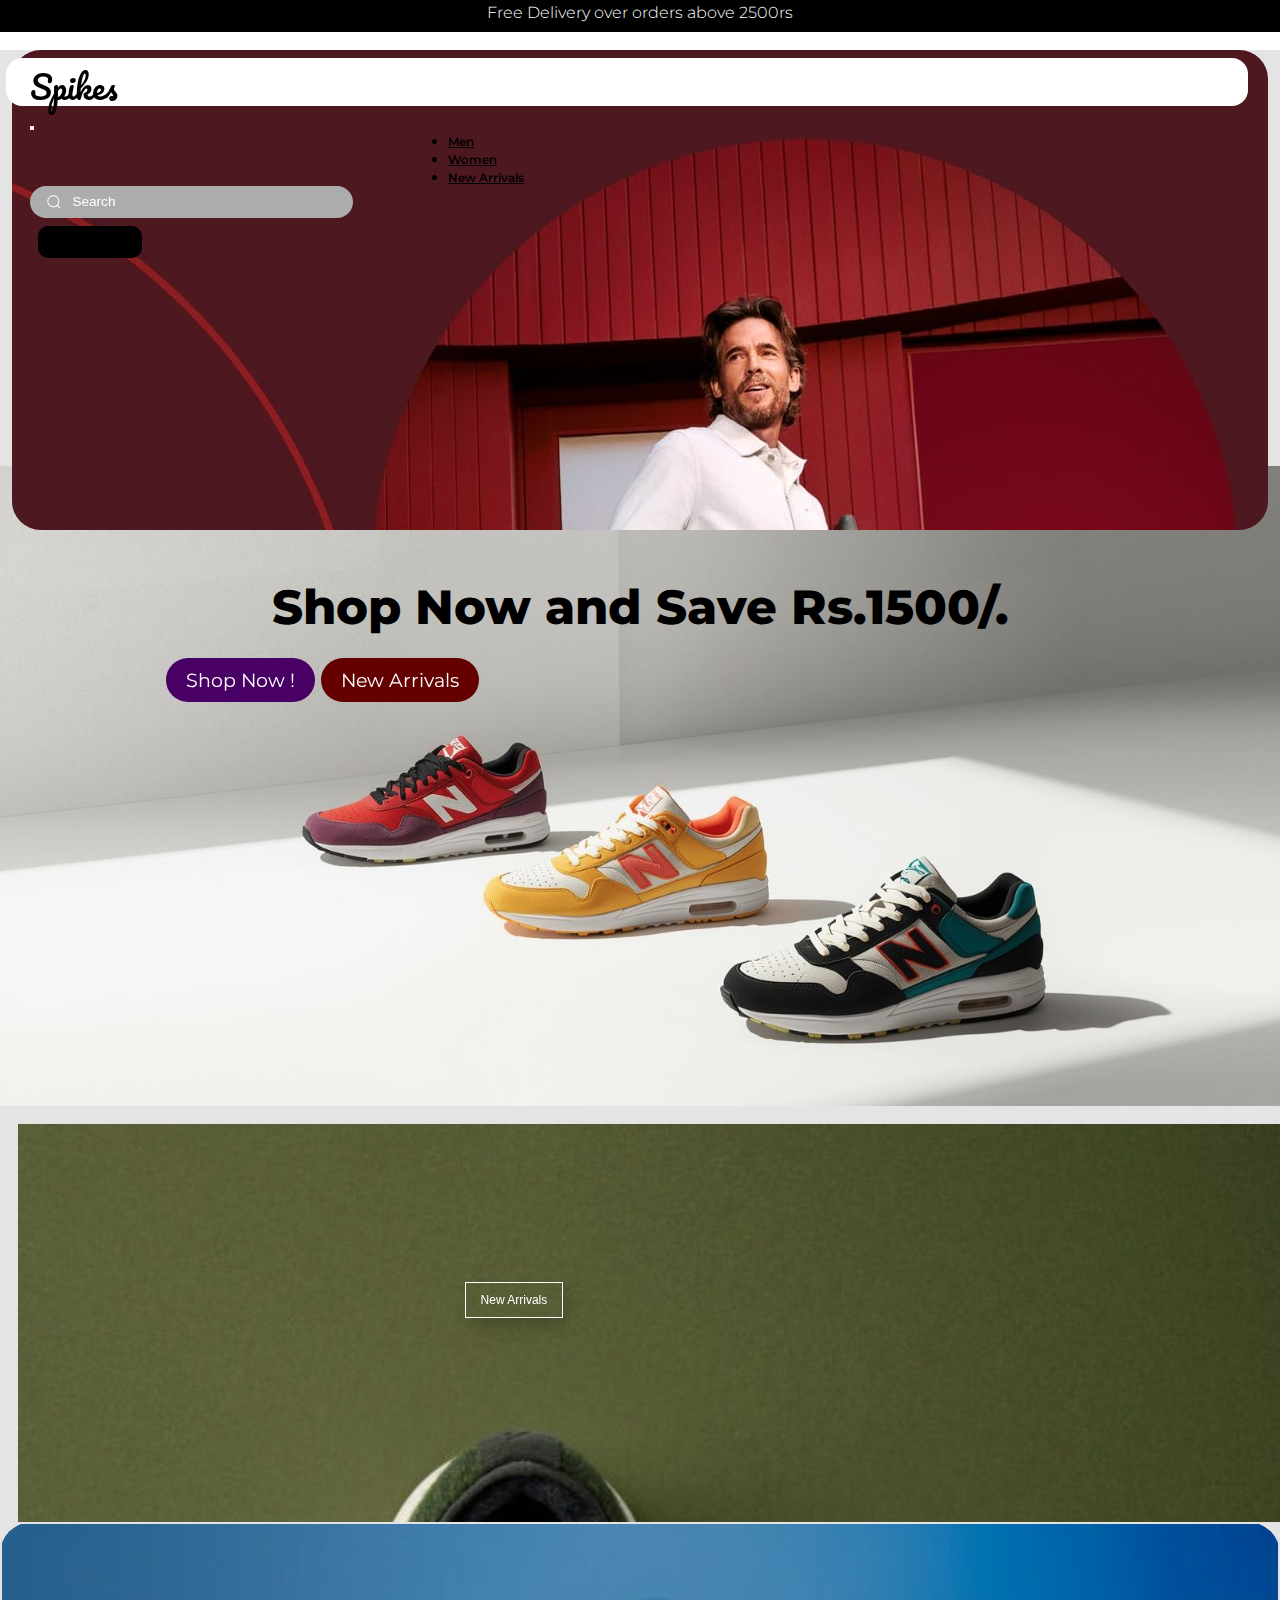
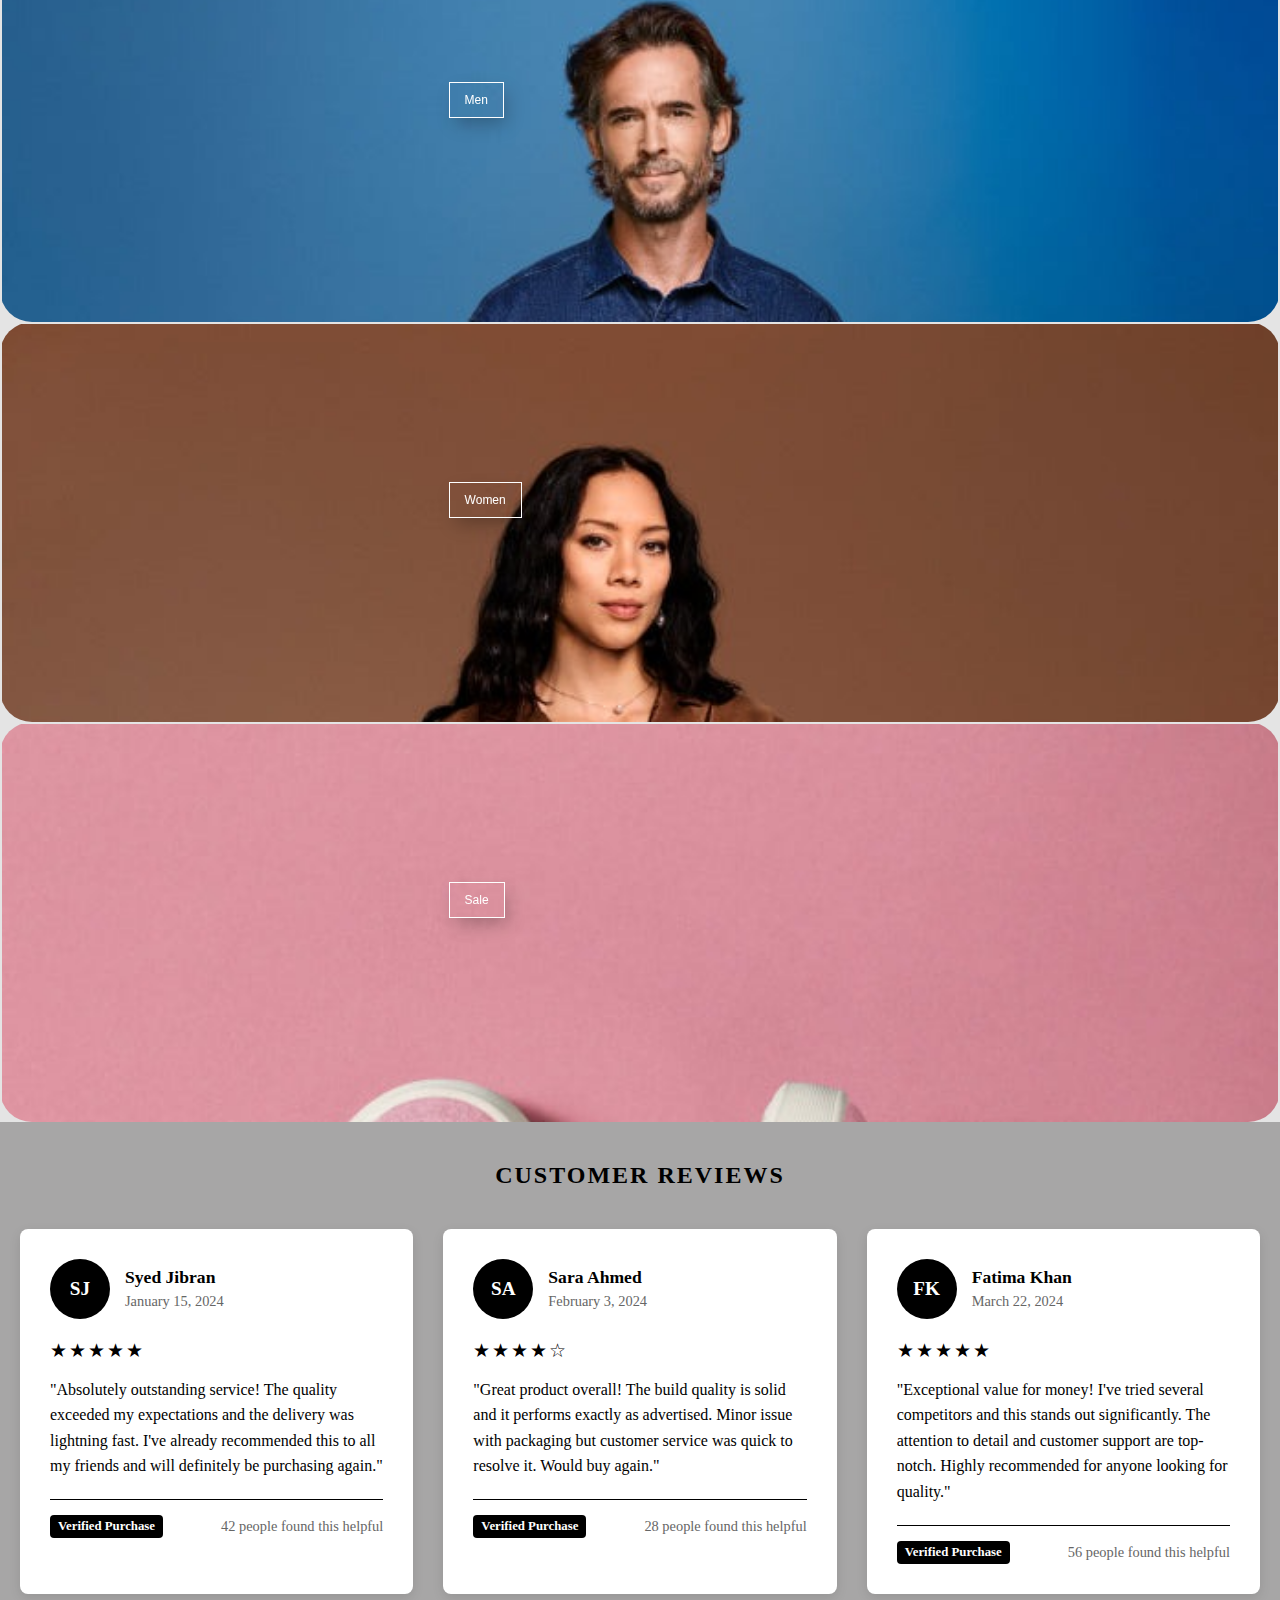
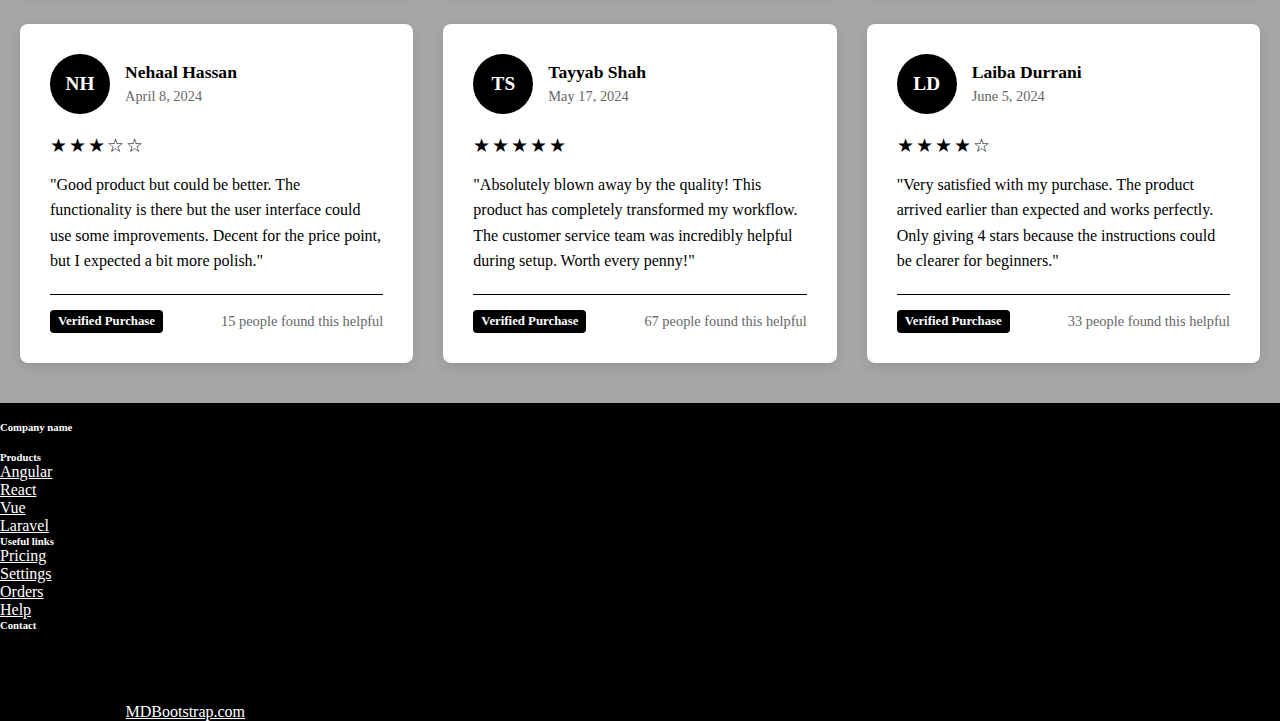
<file: index.html>
<!DOCTYPE html>
<html lang="en">
  <head>
    <meta charset="UTF-8" />
    <meta name="viewport" content="width=device-width, initial-scale=1.0" />
    <title>Spikes.com</title>
    <link rel="stylesheet" href="CSS/style.css" />
    <link
      href="https://cdn.jsdelivr.net/npm/bootstrap@5.3.8/dist/css/bootstrap.min.css"
      rel="stylesheet"
      integrity="sha384-sRIl4kxILFvY47J16cr9ZwB07vP4J8+LH7qKQnuqkuIAvNWLzeN8tE5YBujZqJLB"
      crossorigin="anonymous"
    />
    <link rel="preconnect" href="https://fonts.googleapis.com" />
    <link rel="preconnect" href="https://fonts.gstatic.com" crossorigin />
    <link
      href="https://fonts.googleapis.com/css2?family=Inter:ital,opsz,wght@0,14..32,100..900;1,14..32,100..900&family=Montserrat:ital,wght@0,100..900;1,100..900&family=Pacifico&display=swap"
      rel="stylesheet"
    />
    <style>
      .reviews-container {
            max-width: 100%;
            margin: 0 auto;
            padding: 40px 20px;
            background-color: #a7a6a6;
        }

        .reviews-title {
            text-align: center;
            font-size: 1.5rem;
            font-weight: bold;
            margin-bottom: 40px;
            text-transform: uppercase;
            letter-spacing: 2px;
        }

        .reviews-grid {
            display: grid;
            grid-template-columns: repeat(auto-fit, minmax(350px, 1fr));
            gap: 30px;
            margin-top: 30px;
        }

        .review-card {
            background-color: #ffffff;
            /* border: 2px solid #000000; */
            border-radius: 8px;
            padding: 30px;
            box-shadow: 0 4px 12px rgba(0, 0, 0, 0.1);
            transition: transform 0.3s ease, box-shadow 0.3s ease;
        }

        .review-card:hover {
            transform: translateY(-5px);
            box-shadow: 0 8px 24px rgba(0, 0, 0, 0.15);
        }

        .review-header {
            display: flex;
            align-items: center;
            margin-bottom: 20px;
        }

        .reviewer-avatar {
            width: 60px;
            height: 60px;
            background-color: #000000;
            border-radius: 50%;
            margin-right: 15px;
            display: flex;
            align-items: center;
            justify-content: center;
            font-weight: bold;
            color: #ffffff;
            font-size: 1.2rem;
        }

        .reviewer-info {
            flex: 1;
        }

        .reviewer-name {
            font-weight: bold;
            font-size: 1.1rem;
            margin-bottom: 5px;
        }

        .review-date {
            color: #666666;
            font-size: 0.9rem;
        }

        .rating {
            margin-bottom: 15px;
        }

        .stars {
            font-size: 1.2rem;
            letter-spacing: 2px;
        }

        .review-content {
            margin-bottom: 20px;
            font-size: 1rem;
            line-height: 1.6;
        }

        .review-footer {
            display: flex;
            justify-content: space-between;
            align-items: center;
            border-top: 1px solid #000000;
            padding-top: 15px;
        }

        .verified-badge {
            background-color: #000000;
            color: #ffffff;
            padding: 4px 8px;
            border-radius: 4px;
            font-size: 0.8rem;
            font-weight: bold;
        }

        .helpful-count {
            color: #666666;
            font-size: 0.9rem;
        }

        @media (max-width: 768px) {
            .reviews-grid {
                grid-template-columns: 1fr;
            }
            
            .review-card {
                padding: 20px;
            }
            
            .reviews-title {
                font-size: 2rem;
            }
        }

      

    </style>
  </head>
  <body>

    <!-- UPPER TEXT LINE  -->

    <p class="upper-txt montserrat-uniquifier" style="font-weight: 300;">Free Delivery over orders above 2500rs</p>

   <!-- NAVBAR STARTED -->

    <header>
      <div class="row">
        <div class="col-12 ms-2 me-3 whole-body">
          <nav
            class="navbar d-flex navbar-expand-lg ms-2"
          >
            <div class="container-fluid">
              <h1 class="navbar-brand pacifico-regular"><a href="index.html" style="color: black; text-decoration: none;">Spikes</a></h1>
              <button
                class="navbar-toggler"
                type="button"
                data-bs-toggle="collapse"
                data-bs-target="#navbarSupportedContent"
                aria-controls="navbarSupportedContent"
                aria-expanded="false"
                aria-label="Toggle navigation"
              >
                <span class="navbar-toggler-icon"></span>
              </button>
              <div class="collapse navbar-collapse" id="navbarSupportedContent">
                <ul class="navbar-nav me-auto mb-lg-0" style="margin-left: 35%">
                  <li class="nav-item">
                    <a
                      class="nav-link active montserrat-uniquifier"
                      style="font-size: 0.75rem; color: black; font-weight: 600"
                      aria-current="page"
                      href="/men.html"
                      >Men</a
                    >
                  </li>
                  <li class="nav-item">
                    <a
                      class="nav-link montserrat-uniquifier"
                      style="font-size: 0.75rem; color: black; font-weight: 600"
                      href="/women.html"
                      >Women</a
                    >
                  </li>
                  <li class="nav-item">
                    <a
                      class="nav-link montserrat-uniquifier"
                      style="font-size: 0.75rem; color: black; font-weight: 600"
                      href="/newarrivals.html"
                      >New Arrivals</a
                    >
                  </li>
                </ul>
                <div class="group">
                  <svg class="icon" aria-hidden="true" viewBox="0 0 24 24">
                    <g>
                      <path
                        d="M21.53 20.47l-3.66-3.66C19.195 15.24 20 13.214 20 11c0-4.97-4.03-9-9-9s-9 4.03-9 9 4.03 9 9 9c2.215 0 4.24-.804 5.808-2.13l3.66 3.66c.147.146.34.22.53.22s.385-.073.53-.22c.295-.293.295-.767.002-1.06zM3.5 11c0-4.135 3.365-7.5 7.5-7.5s7.5 3.365 7.5 7.5-3.365 7.5-7.5 7.5-7.5-3.365-7.5-7.5z"
                      ></path>
                    </g>
                  </svg>
                  <input placeholder="Search" type="search" class="input" />
                </div>
                <button class="btn"> Search </button>
              </div>
            </div>
          </nav>
        </div>
      </div>
    </header>

    <!-- NAVBAR ENDED  -->

    <main class="whole-body">

      <!-- CAROSUEL HTML STARTED  -->

  <div id="carouselExampleIndicators" class="carousel slide rounded-carousel" >
  <div class="carousel-indicators">
    <button type="button" data-bs-target="#carouselExampleIndicators" data-bs-slide-to="0" class="active" aria-current="true" aria-label="Slide 1"></button>
    <button type="button" data-bs-target="#carouselExampleIndicators" data-bs-slide-to="1" aria-label="Slide 2"></button>
    <button type="button" data-bs-target="#carouselExampleIndicators" data-bs-slide-to="2" aria-label="Slide 3"></button>
  </div>
  <div class="carousel-inner">
    <div class="carousel-items active">
      <img src="/Images/hero1.jpg" class="d-block w-100" alt="...">
    </div>
    <div class="carousel-items">
      <img src="/Images/hero2.jpg" class="d-block w-100" alt="...">
    </div>
    <div class="carousel-items">
      <img src="/Images/hero3.jpg" class="d-block w-100" alt="...">
    </div>
  </div>
  <button class="carousel-control-prev" type="button" data-bs-target="#carouselExampleIndicators" data-bs-slide="prev">
    <span class="carousel-control-prev-icon" aria-hidden="true"></span>
    <span class="visually-hidden">Previous</span>
  </button>
  <button class="carousel-control-next" type="button" data-bs-target="#carouselExampleIndicators" data-bs-slide="next">
    <span class="carousel-control-next-icon" aria-hidden="true"></span>
    <span class="visually-hidden">Next</span>
  </button>
</div>

      <!-- CAROUSEL HTML ENDED  -->

<!-- HERO BANNER  -->
  <div class="hero-banner">

      <h1 class="hero-h1  montserrat-uniquifier">Shop Now and Save Rs.1500/.</h1>
     <button class="animated-button montserrat-uniquifier">
        <span>Shop Now !</span>
        <span></span>
     </button>

     <button class="animated-button1 montserrat-uniquifier">
        <span>New Arrivals</span>
        <span></span>
     </button>

  </div>

<!-- HERO BANNER ENDED  -->



<!-- CARDS HTML -->

<div class=" custom-cards ">
  <div class="row ">
    <div class= "col-lg-3 col-md-6 col-sm-12  d-flex">
      <div  class="cd-img1  montserrat-uniquifier"  width="100%" alt="">
      <button class="cd-button">New Arrivals</button>
    </div>
    </div>

    <div class="col-lg-3 col-md-6 col-sm-12 d-flex">
      <div class="cd-img2 montserrat-uniquifier"  width="100%" alt="">
    <button class="cd-button"> Men</button>
    </div>
    </div>

    <div class="col-lg-3 col-md-6 col-sm-12 d-flex">
      <div class="cd-img3 montserrat-uniquifier"  width="100%" alt="">
      <button class="cd-button"> Women</button>
    </div>
    </div>

    <div class="col-lg-3 col-md-6 col-sm-12 d-flex">
      <div class="cd-img4 montserrat-uniquifier"  width="100%" alt="">
        <button class="cd-button"> Sale</button>
      </div>
    </div>
</div>

<!-- CARDS HTML ENDED  -->


 

  <!-- REVIEW PANEL  -->

 <div class="reviews-container">
        <h1 class="reviews-title">Customer Reviews</h1>
        
        <div class="reviews-grid">
            <!-- Review Card 1 -->
            <div class="review-card">
                <div class="review-header">
                    <div class="reviewer-avatar">SJ</div>
                    <div class="reviewer-info">
                        <div class="reviewer-name">Syed Jibran</div>
                        <div class="review-date">January 15, 2024</div>
                    </div>
                </div>
                <div class="rating">
                    <div class="stars">★★★★★</div>
                </div>
                <div class="review-content">
                    "Absolutely outstanding service! The quality exceeded my expectations and the delivery was lightning fast. 
                    I've already recommended this to all my friends and will definitely be purchasing again."
                </div>
                <div class="review-footer">
                    <span class="verified-badge">Verified Purchase</span>
                    <span class="helpful-count">42 people found this helpful</span>
                </div>
            </div>

            <!-- Review Card 2 -->
            <div class="review-card">
                <div class="review-header">
                    <div class="reviewer-avatar">SA</div>
                    <div class="reviewer-info">
                        <div class="reviewer-name">Sara Ahmed</div>
                        <div class="review-date">February 3, 2024</div>
                    </div>
                </div>
                <div class="rating">
                    <div class="stars">★★★★☆</div>
                </div>
                <div class="review-content">
                    "Great product overall! The build quality is solid and it performs exactly as advertised. 
                    Minor issue with packaging but customer service was quick to resolve it. Would buy again."
                </div>
                <div class="review-footer">
                    <span class="verified-badge">Verified Purchase</span>
                    <span class="helpful-count">28 people found this helpful</span>
                </div>
            </div>

            <!-- Review Card 3 -->
            <div class="review-card">
                <div class="review-header">
                    <div class="reviewer-avatar">FK</div>
                    <div class="reviewer-info">
                        <div class="reviewer-name">Fatima Khan</div>
                        <div class="review-date">March 22, 2024</div>
                    </div>
                </div>
                <div class="rating">
                    <div class="stars">★★★★★</div>
                </div>
                <div class="review-content">
                    "Exceptional value for money! I've tried several competitors and this stands out significantly. 
                    The attention to detail and customer support are top-notch. Highly recommended for anyone looking for quality."
                </div>
                <div class="review-footer">
                    <span class="verified-badge">Verified Purchase</span>
                    <span class="helpful-count">56 people found this helpful</span>
                </div>
            </div>

            <!-- Review Card 4 -->
            <div class="review-card">
                <div class="review-header">
                    <div class="reviewer-avatar">NH</div>
                    <div class="reviewer-info">
                        <div class="reviewer-name">Nehaal Hassan</div>
                        <div class="review-date">April 8, 2024</div>
                    </div>
                </div>
                <div class="rating">
                    <div class="stars">★★★☆☆</div>
                </div>
                <div class="review-content">
                    "Good product but could be better. The functionality is there but the user interface could use some improvements. 
                    Decent for the price point, but I expected a bit more polish."
                </div>
                <div class="review-footer">
                    <span class="verified-badge">Verified Purchase</span>
                    <span class="helpful-count">15 people found this helpful</span>
                </div>
            </div>

            <!-- Review Card 5 -->
            <div class="review-card">
                <div class="review-header">
                    <div class="reviewer-avatar">TS</div>
                    <div class="reviewer-info">
                        <div class="reviewer-name">Tayyab Shah</div>
                        <div class="review-date">May 17, 2024</div>
                    </div>
                </div>
                <div class="rating">
                    <div class="stars">★★★★★</div>
                </div>
                <div class="review-content">
                    "Absolutely blown away by the quality! This product has completely transformed my workflow. 
                    The customer service team was incredibly helpful during setup. Worth every penny!"
                </div>
                <div class="review-footer">
                    <span class="verified-badge">Verified Purchase</span>
                    <span class="helpful-count">67 people found this helpful</span>
                </div>
            </div>

            <!-- Review Card 6 -->
            <div class="review-card">
                <div class="review-header">
                    <div class="reviewer-avatar">LD</div>
                    <div class="reviewer-info">
                        <div class="reviewer-name">Laiba Durrani</div>
                        <div class="review-date">June 5, 2024</div>
                    </div>
                </div>
                <div class="rating">
                    <div class="stars">★★★★☆</div>
                </div>
                <div class="review-content">
                    "Very satisfied with my purchase. The product arrived earlier than expected and works perfectly. 
                    Only giving 4 stars because the instructions could be clearer for beginners."
                </div>
                <div class="review-footer">
                    <span class="verified-badge">Verified Purchase</span>
                    <span class="helpful-count">33 people found this helpful</span>
                </div>
            </div>
        </div>
    </div>
 
  <!-- REVIEW PANEL ENDED  -->
 </main>


<!-- Footer -->

<footer class="text-center text-lg-start text-muted">
  <!-- Section: Social media -->
  <section class="d-flex justify-content-center justify-content-lg-between p-4 border-bottom">
    <!-- Left -->
    <div class="me-5 d-none d-lg-block">
      <span>Get connected with us on social networks:</span>
    </div>
    <!-- Left -->

    <!-- Right -->
    <div>
      <a href="" class="me-4 text-reset">
        <i class="fab fa-facebook-f"></i>
      </a>
      <a href="" class="me-4 text-reset">
        <i class="fab fa-twitter"></i>
      </a>
      <a href="" class="me-4 text-reset">
        <i class="fab fa-google"></i>
      </a>
      <a href="" class="me-4 text-reset">
        <i class="fab fa-instagram"></i>
      </a>
      <a href="" class="me-4 text-reset">
        <i class="fab fa-linkedin"></i>
      </a>
      <a href="" class="me-4 text-reset">
        <i class="fab fa-github"></i>
      </a>
    </div>
    <!-- Right -->
  </section>
  <!-- Section: Social media -->

  <!-- Section: Links  -->
  <section class="">
    <div class="container text-center text-md-start mt-5">
      <!-- Grid row -->
      <div class="row mt-3">
        <!-- Grid column -->
        <div class="col-md-3 col-lg-4 col-xl-3 mx-auto mb-4">
          <!-- Content -->
          <h6 class="text-uppercase fw-bold mb-4">
            <i class="fas fa-gem me-3"></i>Company name
          </h6>
          <p>
            Here you can use rows and columns to organize your footer content. Lorem ipsum
            dolor sit amet, consectetur adipisicing elit.
          </p>
        </div>
        <!-- Grid column -->

        <!-- Grid column -->
        <div class="col-md-2 col-lg-2 col-xl-2 mx-auto mb-4">
          <!-- Links -->
          <h6 class="text-uppercase fw-bold mb-4">
            Products
          </h6>
          <p>
            <a href="#!" class="text-reset">Angular</a>
          </p>
          <p>
            <a href="#!" class="text-reset">React</a>
          </p>
          <p>
            <a href="#!" class="text-reset">Vue</a>
          </p>
          <p>
            <a href="#!" class="text-reset">Laravel</a>
          </p>
        </div>
        <!-- Grid column -->

        <!-- Grid column -->
        <div class="col-md-3 col-lg-2 col-xl-2 mx-auto mb-4">
          <!-- Links -->
          <h6 class="text-uppercase fw-bold mb-4">
            Useful links
          </h6>
          <p>
            <a href="#!" class="text-reset">Pricing</a>
          </p>
          <p>
            <a href="#!" class="text-reset">Settings</a>
          </p>
          <p>
            <a href="#!" class="text-reset">Orders</a>
          </p>
          <p>
            <a href="#!" class="text-reset">Help</a>
          </p>
        </div>
        <!-- Grid column -->

        <!-- Grid column -->
        <div class="col-md-4 col-lg-3 col-xl-3 mx-auto mb-md-0 mb-4">
          <!-- Links -->
          <h6 class="text-uppercase fw-bold mb-4">Contact</h6>
          <p><i class="fas fa-home me-3"></i> New York, NY 10012, US</p>
          <p>
            <i class="fas fa-envelope me-3"></i>
            info@example.com
          </p>
          <p><i class="fas fa-phone me-3"></i> + 01 234 567 88</p>
          <p><i class="fas fa-print me-3"></i> + 01 234 567 89</p>
        </div>
        <!-- Grid column -->
      </div>
      <!-- Grid row -->
    </div>
  </section>
  <!-- Section: Links  -->

  <!-- Copyright -->
  <div class="text-center p-4" style="background-color: rgba(0, 0, 0, 0.05);">
    © 2021 Copyright:
    <a class="text-reset fw-bold" href="https://mdbootstrap.com/">MDBootstrap.com</a>
  </div>
  <!-- Copyright -->
</footer>

<!-- Footer -->




  
  </body>
  <script
    src="https://cdn.jsdelivr.net/npm/bootstrap@5.3.8/dist/js/bootstrap.bundle.min.js"
    integrity="sha384-FKyoEForCGlyvwx9Hj09JcYn3nv7wiPVlz7YYwJrWVcXK/BmnVDxM+D2scQbITxI"
    crossorigin="anonymous"
  ></script>
</html>
</file>
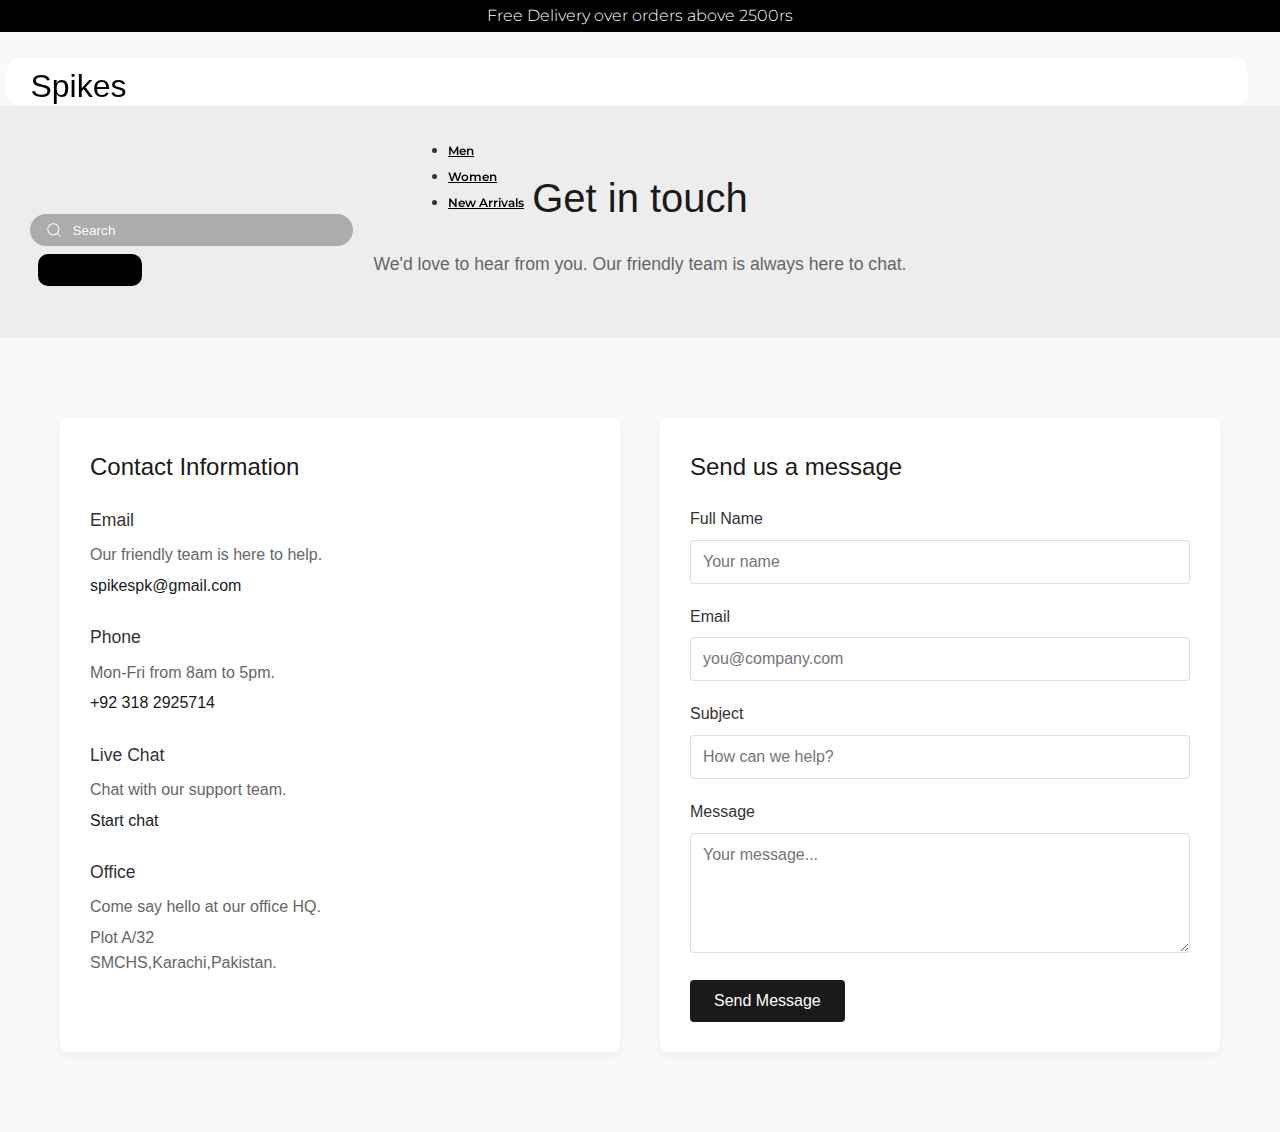
<file: contact.html>
<!DOCTYPE html>
<html lang="en">
<head>
    <meta charset="UTF-8">
    <meta name="viewport" content="width=device-width, initial-scale=1.0">
    <title>Contact Us - Inspired by Allbirds</title>
    <link rel="stylesheet" href="style.css" />
    <link
      href="https://cdn.jsdelivr.net/npm/bootstrap@5.3.8/dist/css/bootstrap.min.css"
      rel="stylesheet"
      integrity="sha384-sRIl4kxILFvY47J16cr9ZwB07vP4J8+LH7qKQnuqkuIAvNWLzeN8tE5YBujZqJLB"
      crossorigin="anonymous"
    />
    <link rel="preconnect" href="https://fonts.googleapis.com" />
    <link rel="preconnect" href="https://fonts.gstatic.com" crossorigin />
    <link
      href="https://fonts.googleapis.com/css2?family=Inter:ital,opsz,wght@0,14..32,100..900;1,14..32,100..900&family=Montserrat:ital,wght@0,100..900;1,100..900&family=Pacifico&display=swap"
      rel="stylesheet"
    />
    <style>
        * {
            margin: 0;
            padding: 0;
            box-sizing: border-box;
            font-family: -apple-system, BlinkMacSystemFont, 'Segoe UI', Roboto, Oxygen, Ubuntu, Cantarell, 'Open Sans', 'Helvetica Neue', sans-serif;
        }
        
        body {
            background-color: #f9f9f9;
            color: #333;
            line-height: 1.6;
        }
        
        .container {
            max-width: 1200px;
            margin: 0 auto;
            padding: 0 20px;
        }
        
        .contact-hero {
            background-color: #ededed;
            padding: 60px 0;
            text-align: center;
        }
        
        .contact-hero h1 {
            font-size: 2.5rem;
            font-weight: 400;
            margin-bottom: 20px;
            color: #1a1a1a;
        }
        
        .contact-hero p {
            font-size: 1.1rem;
            max-width: 600px;
            margin: 0 auto;
            color: #666;
        }
        
        .contact-content {
            padding: 80px 0;
        }
        
        .contact-grid {
            display: grid;
            grid-template-columns: repeat(auto-fit, minmax(300px, 1fr));
            gap: 40px;
        }
        
        .contact-info {
            background-color: white;
            padding: 30px;
            border-radius: 8px;
            box-shadow: 0 4px 12px rgba(0, 0, 0, 0.05);
        }
        
        .contact-info h2 {
            font-size: 1.5rem;
            font-weight: 500;
            margin-bottom: 20px;
            color: #1a1a1a;
        }
        
        .contact-method {
            margin-bottom: 25px;
        }
        
        .contact-method h3 {
            font-size: 1.1rem;
            font-weight: 500;
            margin-bottom: 8px;
            color: #333;
        }
        
        .contact-method p {
            color: #666;
            margin-bottom: 5px;
        }
        
        .contact-method a {
            color: #1a1a1a;
            text-decoration: none;
            transition: color 0.2s;
        }
        
        .contact-method a:hover {
            color: #0077cc;
        }
        
        .contact-form {
            background-color: white;
            padding: 30px;
            border-radius: 8px;
            box-shadow: 0 4px 12px rgba(0, 0, 0, 0.05);
        }
        
        .contact-form h2 {
            font-size: 1.5rem;
            font-weight: 500;
            margin-bottom: 20px;
            color: #1a1a1a;
        }
        
        .form-group {
            margin-bottom: 20px;
        }
        
        .form-group label {
            display: block;
            margin-bottom: 8px;
            font-weight: 500;
            color: #333;
        }
        
        .form-group input,
        .form-group textarea {
            width: 100%;
            padding: 12px;
            border: 1px solid #ddd;
            border-radius: 4px;
            font-size: 1rem;
            transition: border-color 0.2s;
        }
        
        .form-group input:focus,
        .form-group textarea:focus {
            outline: none;
            border-color: #0077cc;
        }
        
        .form-group textarea {
            min-height: 120px;
            resize: vertical;
        }
        
        .submit-btn {
            background-color: #1a1a1a;
            color: white;
            border: none;
            padding: 12px 24px;
            font-size: 1rem;
            font-weight: 500;
            border-radius: 4px;
            cursor: pointer;
            transition: background-color 0.2s;
        }
        
        .submit-btn:hover {
            background-color: #333;
        }
        
        .faq-section {
            padding: 60px 0;
            background-color: #f5f5f5;
        }
        
        .faq-section h2 {
            text-align: center;
            font-size: 2rem;
            font-weight: 400;
            margin-bottom: 40px;
            color: #1a1a1a;
        }
        
        .faq-grid {
            display: grid;
            grid-template-columns: repeat(auto-fit, minmax(300px, 1fr));
            gap: 30px;
        }
        
        .faq-item {
            background-color: white;
            padding: 25px;
            border-radius: 8px;
            box-shadow: 0 4px 12px rgba(0, 0, 0, 0.05);
        }
        
        .faq-item h3 {
            font-size: 1.2rem;
            font-weight: 500;
            margin-bottom: 15px;
            color: #1a1a1a;
        }
        
        .faq-item p {
            color: #666;
        }
        
        @media (max-width: 768px) {
            .contact-hero h1 {
                font-size: 2rem;
            }
            
            .contact-hero p {
                font-size: 1rem;
            }
            
            .contact-grid {
                grid-template-columns: 1fr;
            }
            
            .faq-grid {
                grid-template-columns: 1fr;
            }
        }
    </style>
</head>
<body>

    <!-- UPPER TEXT LINE  -->

    <p class="upper-txt montserrat-uniquifier" style="font-weight: 300;">Free Delivery over orders above 2500rs</p>

   <!-- NAVBAR STARTED -->

    <header>
      <div class="row">
        <div class="col-12 ms-2 me-3">
          <nav
            class="navbar d-flex navbar-expand-lg ms-2"
          >
            <div class="container-fluid">
              <h1 class="navbar-brand pacifico-regular"><a href="index.html" style="color: black; text-decoration: none;">Spikes</a></h1>
              <button
                class="navbar-toggler"
                type="button"
                data-bs-toggle="collapse"
                data-bs-target="#navbarSupportedContent"
                aria-controls="navbarSupportedContent"
                aria-expanded="false"
                aria-label="Toggle navigation"
              >
                <span class="navbar-toggler-icon"></span>
              </button>
              <div class="collapse navbar-collapse" id="navbarSupportedContent">
                <ul class="navbar-nav me-auto mb-lg-0" style="margin-left: 35%">
                  <li class="nav-item">
                    <a
                      class="nav-link active montserrat-uniquifier"
                      style="font-size: 0.75rem; color: black; font-weight: 600"
                      aria-current="page"
                      href="/men.html"
                      >Men</a
                    >
                  </li>
                  <li class="nav-item">
                    <a
                      class="nav-link montserrat-uniquifier"
                      style="font-size: 0.75rem; color: black; font-weight: 600"
                      href="/women.html"
                      >Women</a
                    >
                  </li>
                  <li class="nav-item">
                    <a
                      class="nav-link montserrat-uniquifier"
                      style="font-size: 0.75rem; color: black; font-weight: 600"
                      href="/newarrivals.html"
                      >New Arrivals</a
                    >
                  </li>
                </ul>
                <div class="group">
                  <svg class="icon" aria-hidden="true" viewBox="0 0 24 24">
                    <g>
                      <path
                        d="M21.53 20.47l-3.66-3.66C19.195 15.24 20 13.214 20 11c0-4.97-4.03-9-9-9s-9 4.03-9 9 4.03 9 9 9c2.215 0 4.24-.804 5.808-2.13l3.66 3.66c.147.146.34.22.53.22s.385-.073.53-.22c.295-.293.295-.767.002-1.06zM3.5 11c0-4.135 3.365-7.5 7.5-7.5s7.5 3.365 7.5 7.5-3.365 7.5-7.5 7.5-7.5-3.365-7.5-7.5z"
                      ></path>
                    </g>
                  </svg>
                  <input placeholder="Search" type="search" class="input" />
                </div>
                <button class="btn"> Search </button>
              </div>
            </div>
          </nav>
        </div>
      </div>
    </header>

    <!-- NAVBAR ENDED  -->



    <section class="contact-hero">
        <div class="container">
            <h1>Get in touch</h1>
            <p>We'd love to hear from you. Our friendly team is always here to chat.</p>
        </div>
    </section>
    
    <section class="contact-content">
        <div class="container">
            <div class="contact-grid">
                <div class="contact-info">
                    <h2>Contact Information</h2>
                    
                    <div class="contact-method">
                        <h3>Email</h3>
                        <p>Our friendly team is here to help.</p>
                        <a href="mailto:hello@example.com">spikespk@gmail.com</a>
                    </div>
                    
                    <div class="contact-method">
                        <h3>Phone</h3>
                        <p>Mon-Fri from 8am to 5pm.</p>
                        <a href="tel:+11234567890">+92 318 2925714</a>
                    </div>
                    
                    <div class="contact-method">
                        <h3>Live Chat</h3>
                        <p>Chat with our support team.</p>
                        <a href="#">Start chat</a>
                    </div>
                    
                    <div class="contact-method">
                        <h3>Office</h3>
                        <p>Come say hello at our office HQ.</p>
                        <p>Plot A/32<br>SMCHS,Karachi,Pakistan.</p>
                    </div>
                </div>
                
                <div class="contact-form">
                    <h2>Send us a message</h2>
                    
                    <form>
                        <div class="form-group">
                            <label for="name">Full Name</label>
                            <input type="text" id="name" placeholder="Your name" required>
                        </div>
                        
                        <div class="form-group">
                            <label for="email">Email</label>
                            <input type="email" id="email" placeholder="you@company.com" required>
                        </div>
                        
                        <div class="form-group">
                            <label for="subject">Subject</label>
                            <input type="text" id="subject" placeholder="How can we help?">
                        </div>
                        
                        <div class="form-group">
                            <label for="message">Message</label>
                            <textarea id="message" placeholder="Your message..." required></textarea>
                        </div>
                        
                        <button type="submit" class="submit-btn">Send Message</button>
                    </form>
                </div>
            </div>
        </div>
    </section>
</file>
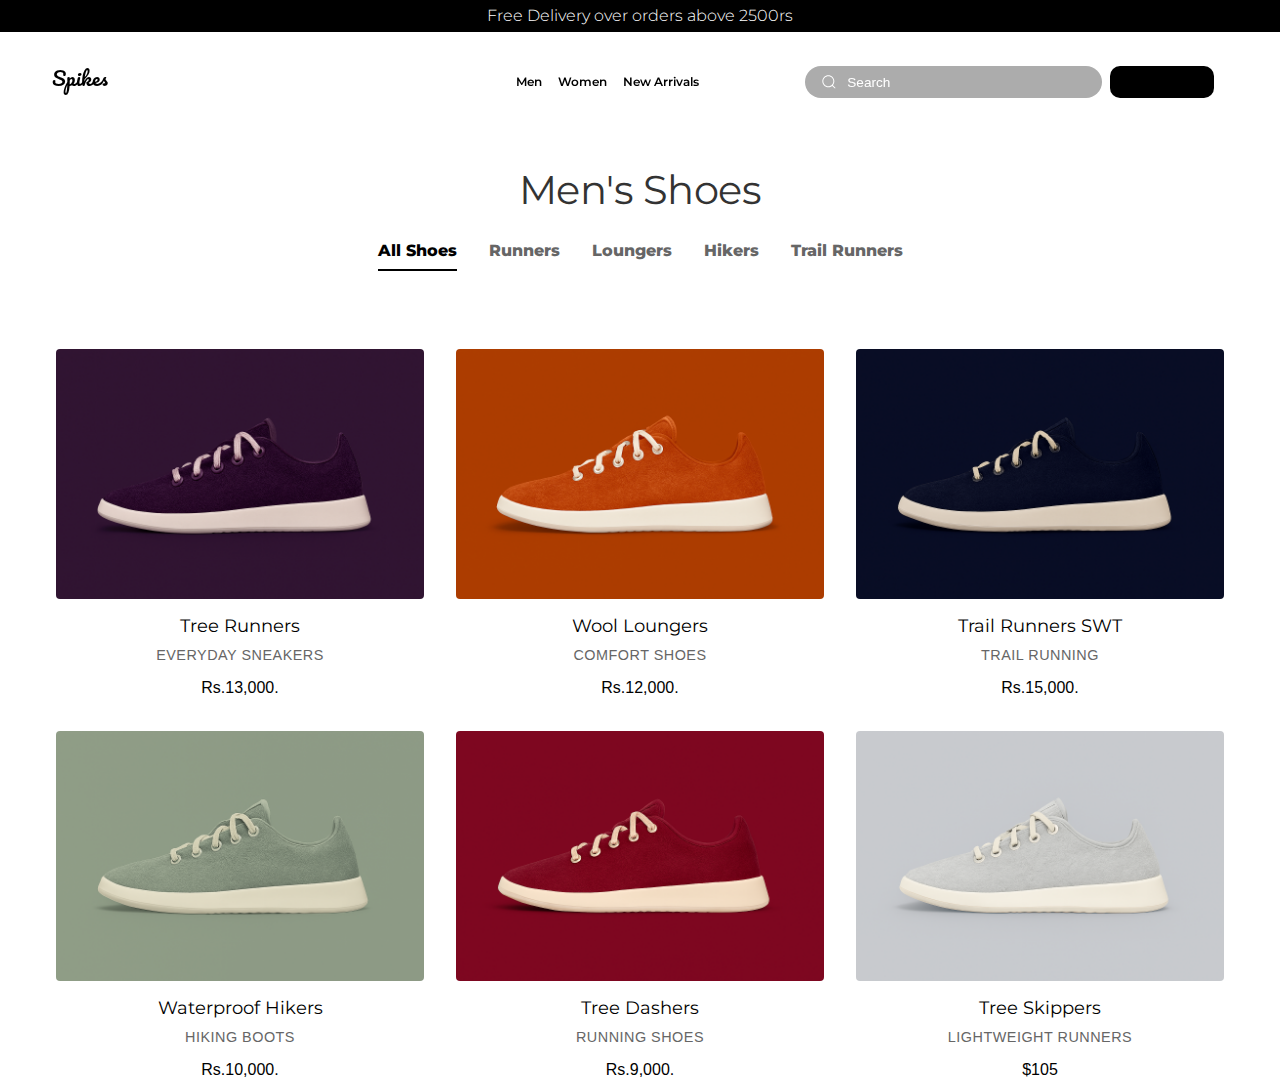
<file: men.html>
<!DOCTYPE html>
<html lang="en">
<head>
    <meta charset="UTF-8">
    <meta name="viewport" content="width=device-width, initial-scale=1.0">
    <title>Spikes/Men.com</title>
    <link href="https://cdn.jsdelivr.net/npm/bootstrap@5.3.8/dist/css/bootstrap.min.css" rel="stylesheet">
    <link rel="stylesheet" href="CSS/style.css">
    <link rel="preconnect" href="https://fonts.googleapis.com" />
    <link rel="preconnect" href="https://fonts.gstatic.com" crossorigin />
    <link
      href="https://fonts.googleapis.com/css2?family=Inter:ital,opsz,wght@0,14..32,100..900;1,14..32,100..900&family=Montserrat:ital,wght@0,100..900;1,100..900&family=Pacifico&display=swap"
      rel="stylesheet"
    />
    <style>
        body {
            font-family: -apple-system, BlinkMacSystemFont, 'Segoe UI', Roboto, Oxygen, Ubuntu, Cantarell, sans-serif;
            color: #333333;
            line-height: 1.6;
        }
        
        .section-header {
            padding: 60px 0 30px;
            text-align: center;
        }
        
        .section-title {
            font-size: 2.5rem;
            font-weight: 300;
            letter-spacing: -0.5px;
            margin-bottom: 1rem;
        }
        
        .filter-nav {
            display: flex;
            justify-content: center;
            gap: 2rem;
            margin-bottom: 3rem;
            flex-wrap: wrap;
        }
        
        .filter-link {
            color: #666;
            text-decoration: none;
            font-size: 1rem;
            padding: 0.5rem 0;
            position: relative;
            transition: color 0.3s ease;
        }
        
        .filter-link:hover,
        .filter-link.active {
            color: #000;
        }
        
        .filter-link.active::after {
            content: '';
            position: absolute;
            bottom: 0;
            left: 0;
            width: 100%;
            height: 2px;
            background-color: #000;
        }
        
        .product-grid {
            display: grid;
            grid-template-columns: repeat(auto-fill, minmax(300px, 1fr));
            gap: 2rem;
            padding: 0 1rem;
            max-width: 1200px;
            margin: 0 auto;
        }
        
        .product-card {
            border: none;
            transition: transform 0.3s ease;
            background: transparent;
            height: 350px;
        }
        
        .product-card:hover {
            transform: translateY(-5px);
        }
        
        .product-image {
            width: 100%;
            height: 250px;
            object-fit: cover;
            border-radius: 4px;
            margin-bottom: 1rem;
        }
        
        .product-info {
            text-align: center;
        }
        
        .product-name {
            font-size: 1.1rem;
            font-weight: 400;
            margin-bottom: 0.5rem;
            color: #000;
        }
        
        .product-category {
            font-size: 0.9rem;
            color: #666;
            margin-bottom: 0.5rem;
            text-transform: uppercase;
            letter-spacing: 0.5px;
        }
        
        .product-price {
            font-size: 1rem;
            font-weight: 500;
            color: #000;
        }
        
        .color-options {
            display: flex;
            justify-content: center;
            gap: 0.5rem;
            margin-top: 0.5rem;
        }
        
        .color-swatch {
            width: 16px;
            height: 16px;
            border-radius: 50%;
            border: 1px solid #eee;
        }
        
        @media (max-width: 768px) {
            .filter-nav {
                gap: 1rem;
            }
            
            .section-title {
                font-size: 2rem;
            }
            
            .product-grid {
                grid-template-columns: repeat(auto-fill, minmax(250px, 1fr));
                gap: 1.5rem;
            }
        }
        
        @media (max-width: 576px) {
            .product-grid {
                grid-template-columns: 1fr;
            }
            
            .filter-nav {
                flex-direction: column;
                align-items: center;
                gap: 0.5rem;
            }
        }
    </style>
</head>
<body>


        <!-- UPPER TEXT LINE  -->

    <p class="upper-txt montserrat-uniquifier" style="font-weight: 300;">Free Delivery over orders above 2500rs</p>

   <!-- NAVBAR STARTED -->

    <header>
      <div class="row">
        <div class="col-12 ms-2 me-3">
          <nav
            class="navbar d-flex navbar-expand-lg ms-2"
          >
            <div class="container-fluid">
              <h1 class="navbar-brand pacifico-regular"><a href="/index.html" style="color: black; text-decoration: none;">Spikes</a></h1>
              <button
                class="navbar-toggler"
                type="button"
                data-bs-toggle="collapse"
                data-bs-target="#navbarSupportedContent"
                aria-controls="navbarSupportedContent"
                aria-expanded="false"
                aria-label="Toggle navigation"
              >
                <span class="navbar-toggler-icon"></span>
              </button>
              <div class="collapse navbar-collapse" id="navbarSupportedContent">
                <ul class="navbar-nav me-auto mb-lg-0" style="margin-left: 35%">
                  <li class="nav-item">
                    <a
                      class="nav-link active montserrat-uniquifier"
                      style="font-size: 0.75rem; color: black; font-weight: 600"
                      aria-current="page"
                      href="/men.html"
                      >Men</a
                    >
                  </li>
                  <li class="nav-item">
                    <a
                      class="nav-link montserrat-uniquifier"
                      style="font-size: 0.75rem; color: black; font-weight: 600"
                      href="/women.html"
                      >Women</a
                    >
                  </li>
                  <li class="nav-item">
                    <a
                      class="nav-link montserrat-uniquifier"
                      style="font-size: 0.75rem; color: black; font-weight: 600"
                      href="/newarrivals.html"
                      >New Arrivals</a
                    >
                  </li>
                </ul>
                <div class="group">
                  <svg class="icon" aria-hidden="true" viewBox="0 0 24 24">
                    <g>
                      <path
                        d="M21.53 20.47l-3.66-3.66C19.195 15.24 20 13.214 20 11c0-4.97-4.03-9-9-9s-9 4.03-9 9 4.03 9 9 9c2.215 0 4.24-.804 5.808-2.13l3.66 3.66c.147.146.34.22.53.22s.385-.073.53-.22c.295-.293.295-.767.002-1.06zM3.5 11c0-4.135 3.365-7.5 7.5-7.5s7.5 3.365 7.5 7.5-3.365 7.5-7.5 7.5-7.5-3.365-7.5-7.5z"
                      ></path>
                    </g>
                  </svg>
                  <input placeholder="Search" type="search" class="input" />
                </div>
                <button class="btn"> Search </button>
              </div>
            </div>
          </nav>
        </div>
      </div>
    </header>

    <!-- NAVBAR ENDED  -->













    <!-- Main Content Section -->
    <main>
        <!-- Header Section -->
        <section class="section-header">
            <div class="container">
                <h1 class="section-title montserrat-uniquifier" style="font-weight: 400;">Men's Shoes</h1>
                <nav class="filter-nav montserrat-uniquifier">
                    <a href="#" class="filter-link active ">All Shoes</a>
                    <a href="#" class="filter-link">Runners</a>
                    <a href="#" class="filter-link">Loungers</a>
                    <a href="#" class="filter-link">Hikers</a>
                    <a href="#" class="filter-link">Trail Runners</a>
                </nav>
            </div>
        </section>

        <!-- Product Grid Section -->
        <section class="product-section">
            <div class="product-grid">
                <!-- Product Card 1 -->
                <div class="product-card">
                    <img src="Images/shoe1.png" alt="White minimalist sneakers with clean design and natural materials" class="product-image">
                    <div class="product-info">
                        <h3 class="product-name montserrat-uniquifier">Tree Runners</h3>
                        <p class="product-category">Everyday Sneakers</p>
                        <p class="product-price">Rs.13,000.</p>
                    </div>
                </div>

                <!-- Product Card 2 -->
                <div class="product-card">
                    <img src="Images/shoe2.png" alt="Charcoal gray wool loungers with comfortable design" class="product-image">
                    <div class="product-info">
                        <h3 class="product-name montserrat-uniquifier">Wool Loungers</h3>
                        <p class="product-category">Comfort Shoes</p>
                        <p class="product-price">Rs.12,000.</p>
                    </div>
                </div>

                <!-- Product Card 3 -->
                <div class="product-card">
                    <img src="Images/shoe3.png" alt="Blue lightweight trail running shoes with rugged sole" class="product-image">
                    <div class="product-info">
                        <h3 class="product-name montserrat-uniquifier">Trail Runners SWT</h3>
                        <p class="product-category">Trail Running</p>
                        <p class="product-price">Rs.15,000.</p>
                        
                    </div>
                </div>

                <!-- Product Card 4 -->
                <div class="product-card">
                    <img src="/Images/shoe4.png" alt="Black waterproof hiking boots with sturdy construction" class="product-image">
                    <div class="product-info">
                        <h3 class="product-name montserrat-uniquifier">Waterproof Hikers</h3>
                        <p class="product-category">Hiking Boots</p>
                        <p class="product-price">Rs.10,000.</p>
                       
                    </div>
                </div>

                <!-- Product Card 5 -->
                <div class="product-card">
                    <img src="/Images/shoe5.png" alt="Beige casual sneakers made from sustainable materials" class="product-image">
                    <div class="product-info">
                        <h3 class="product-name montserrat-uniquifier">Tree Dashers</h3>
                        <p class="product-category">Running Shoes</p>
                        <p class="product-price">Rs.9,000.</p>
                        
                    </div>
                </div>

                <!-- Product Card 6 -->
                <div class="product-card">
                    <img src="Images/shoe6.png" alt="Green sustainable running shoes with modern design" class="product-image">
                    <div class="product-info">
                        <h3 class="product-name montserrat-uniquifier">Tree Skippers</h3>
                        <p class="product-category">Lightweight Runners</p>
                        <p class="product-price">$105</p>
                        <!-- <div class="color-options">
                            <span class="color-swatch" style="background-color: #2e7d32;"></span>
                            <span class="color-swatch" style="background-color: #ffffff; border: 1px solid #ddd;"></span>
                            <span class="color-swatch" style="background-color: #212121;"></span>
                        </div> -->
                    </div>
                </div>
            </div>
        </section>
    </main>

    <script

🎨 **Generating images based on descriptions...**

✅ **Images generated successfully! Here's your updated content:**
</file>
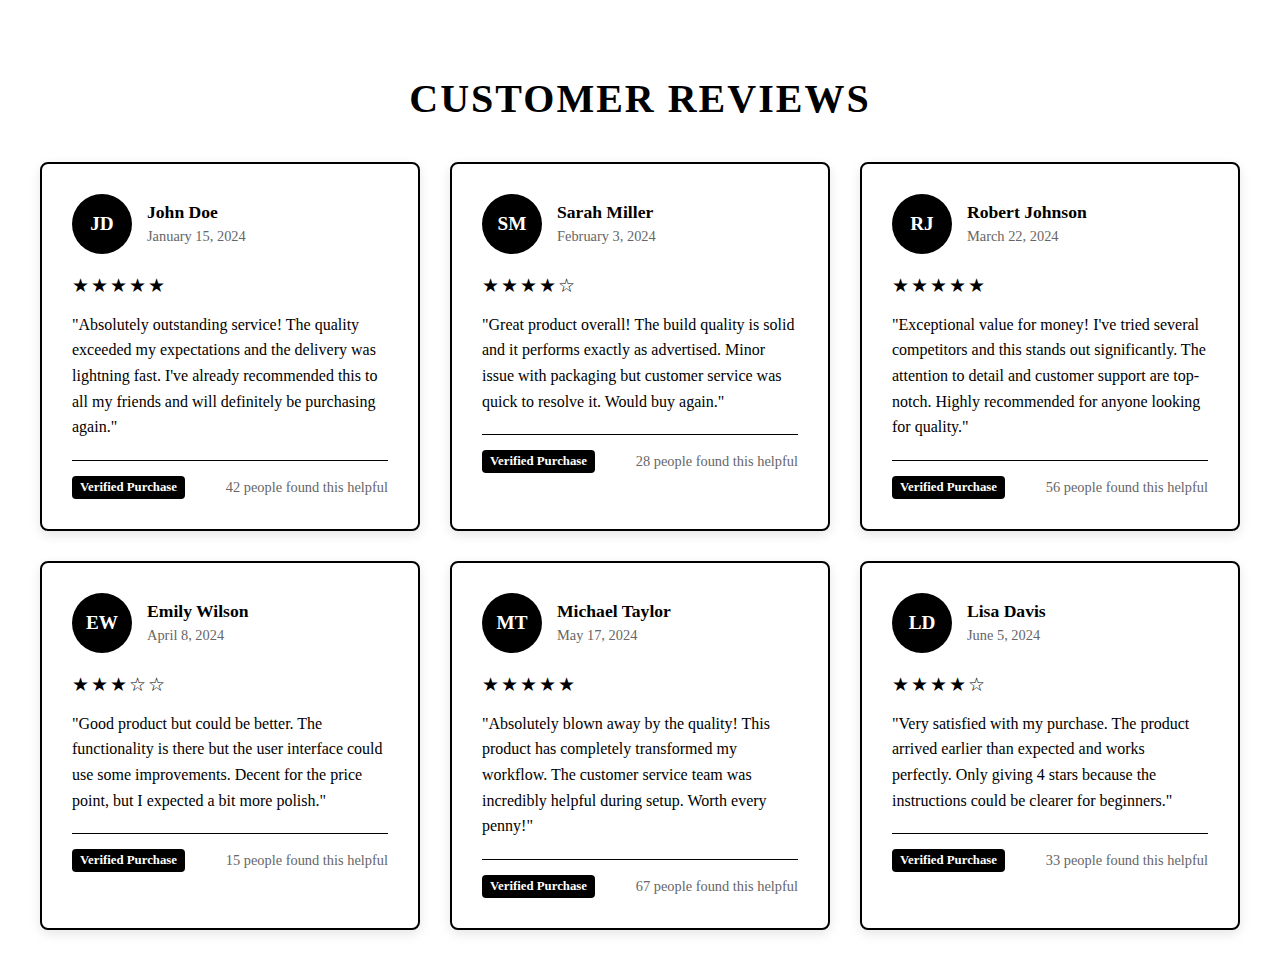
<file: review.html>
<!DOCTYPE html>
<html lang="en">
<head>
    <meta charset="UTF-8">
    <meta name="viewport" content="width=device-width, initial-scale=1.0">
    <title>Customer Reviews</title>
    <style>
        .reviews-container {
            max-width: 1200px;
            margin: 0 auto;
            padding: 40px 20px;
        }

        .reviews-title {
            text-align: center;
            font-size: 2.5rem;
            font-weight: bold;
            margin-bottom: 40px;
            text-transform: uppercase;
            letter-spacing: 2px;
        }

        .reviews-grid {
            display: grid;
            grid-template-columns: repeat(auto-fit, minmax(350px, 1fr));
            gap: 30px;
            margin-top: 30px;
        }

        .review-card {
            background-color: #ffffff;
            border: 2px solid #000000;
            border-radius: 8px;
            padding: 30px;
            box-shadow: 0 4px 12px rgba(0, 0, 0, 0.1);
            transition: transform 0.3s ease, box-shadow 0.3s ease;
        }

        .review-card:hover {
            transform: translateY(-5px);
            box-shadow: 0 8px 24px rgba(0, 0, 0, 0.15);
        }

        .review-header {
            display: flex;
            align-items: center;
            margin-bottom: 20px;
        }

        .reviewer-avatar {
            width: 60px;
            height: 60px;
            background-color: #000000;
            border-radius: 50%;
            margin-right: 15px;
            display: flex;
            align-items: center;
            justify-content: center;
            font-weight: bold;
            color: #ffffff;
            font-size: 1.2rem;
        }

        .reviewer-info {
            flex: 1;
        }

        .reviewer-name {
            font-weight: bold;
            font-size: 1.1rem;
            margin-bottom: 5px;
        }

        .review-date {
            color: #666666;
            font-size: 0.9rem;
        }

        .rating {
            margin-bottom: 15px;
        }

        .stars {
            font-size: 1.2rem;
            letter-spacing: 2px;
        }

        .review-content {
            margin-bottom: 20px;
            font-size: 1rem;
            line-height: 1.6;
        }

        .review-footer {
            display: flex;
            justify-content: space-between;
            align-items: center;
            border-top: 1px solid #000000;
            padding-top: 15px;
        }

        .verified-badge {
            background-color: #000000;
            color: #ffffff;
            padding: 4px 8px;
            border-radius: 4px;
            font-size: 0.8rem;
            font-weight: bold;
        }

        .helpful-count {
            color: #666666;
            font-size: 0.9rem;
        }

        @media (max-width: 768px) {
            .reviews-grid {
                grid-template-columns: 1fr;
            }
            
            .review-card {
                padding: 20px;
            }
            
            .reviews-title {
                font-size: 2rem;
            }
        }
    </style>
</head>
<body>
    <div class="reviews-container">
        <h1 class="reviews-title">Customer Reviews</h1>
        
        <div class="reviews-grid">
            <!-- Review Card 1 -->
            <div class="review-card">
                <div class="review-header">
                    <div class="reviewer-avatar">JD</div>
                    <div class="reviewer-info">
                        <div class="reviewer-name">John Doe</div>
                        <div class="review-date">January 15, 2024</div>
                    </div>
                </div>
                <div class="rating">
                    <div class="stars">★★★★★</div>
                </div>
                <div class="review-content">
                    "Absolutely outstanding service! The quality exceeded my expectations and the delivery was lightning fast. 
                    I've already recommended this to all my friends and will definitely be purchasing again."
                </div>
                <div class="review-footer">
                    <span class="verified-badge">Verified Purchase</span>
                    <span class="helpful-count">42 people found this helpful</span>
                </div>
            </div>

            <!-- Review Card 2 -->
            <div class="review-card">
                <div class="review-header">
                    <div class="reviewer-avatar">SM</div>
                    <div class="reviewer-info">
                        <div class="reviewer-name">Sarah Miller</div>
                        <div class="review-date">February 3, 2024</div>
                    </div>
                </div>
                <div class="rating">
                    <div class="stars">★★★★☆</div>
                </div>
                <div class="review-content">
                    "Great product overall! The build quality is solid and it performs exactly as advertised. 
                    Minor issue with packaging but customer service was quick to resolve it. Would buy again."
                </div>
                <div class="review-footer">
                    <span class="verified-badge">Verified Purchase</span>
                    <span class="helpful-count">28 people found this helpful</span>
                </div>
            </div>

            <!-- Review Card 3 -->
            <div class="review-card">
                <div class="review-header">
                    <div class="reviewer-avatar">RJ</div>
                    <div class="reviewer-info">
                        <div class="reviewer-name">Robert Johnson</div>
                        <div class="review-date">March 22, 2024</div>
                    </div>
                </div>
                <div class="rating">
                    <div class="stars">★★★★★</div>
                </div>
                <div class="review-content">
                    "Exceptional value for money! I've tried several competitors and this stands out significantly. 
                    The attention to detail and customer support are top-notch. Highly recommended for anyone looking for quality."
                </div>
                <div class="review-footer">
                    <span class="verified-badge">Verified Purchase</span>
                    <span class="helpful-count">56 people found this helpful</span>
                </div>
            </div>

            <!-- Review Card 4 -->
            <div class="review-card">
                <div class="review-header">
                    <div class="reviewer-avatar">EW</div>
                    <div class="reviewer-info">
                        <div class="reviewer-name">Emily Wilson</div>
                        <div class="review-date">April 8, 2024</div>
                    </div>
                </div>
                <div class="rating">
                    <div class="stars">★★★☆☆</div>
                </div>
                <div class="review-content">
                    "Good product but could be better. The functionality is there but the user interface could use some improvements. 
                    Decent for the price point, but I expected a bit more polish."
                </div>
                <div class="review-footer">
                    <span class="verified-badge">Verified Purchase</span>
                    <span class="helpful-count">15 people found this helpful</span>
                </div>
            </div>

            <!-- Review Card 5 -->
            <div class="review-card">
                <div class="review-header">
                    <div class="reviewer-avatar">MT</div>
                    <div class="reviewer-info">
                        <div class="reviewer-name">Michael Taylor</div>
                        <div class="review-date">May 17, 2024</div>
                    </div>
                </div>
                <div class="rating">
                    <div class="stars">★★★★★</div>
                </div>
                <div class="review-content">
                    "Absolutely blown away by the quality! This product has completely transformed my workflow. 
                    The customer service team was incredibly helpful during setup. Worth every penny!"
                </div>
                <div class="review-footer">
                    <span class="verified-badge">Verified Purchase</span>
                    <span class="helpful-count">67 people found this helpful</span>
                </div>
            </div>

            <!-- Review Card 6 -->
            <div class="review-card">
                <div class="review-header">
                    <div class="reviewer-avatar">LD</div>
                    <div class="reviewer-info">
                        <div class="reviewer-name">Lisa Davis</div>
                        <div class="review-date">June 5, 2024</div>
                    </div>
                </div>
                <div class="rating">
                    <div class="stars">★★★★☆</div>
                </div>
                <div class="review-content">
                    "Very satisfied with my purchase. The product arrived earlier than expected and works perfectly. 
                    Only giving 4 stars because the instructions could be clearer for beginners."
                </div>
                <div class="review-footer">
                    <span class="verified-badge">Verified Purchase</span>
                    <span class="helpful-count">33 people found this helpful</span>
                </div>
            </div>
        </div>
    </div>
</body>
</html>
</file>
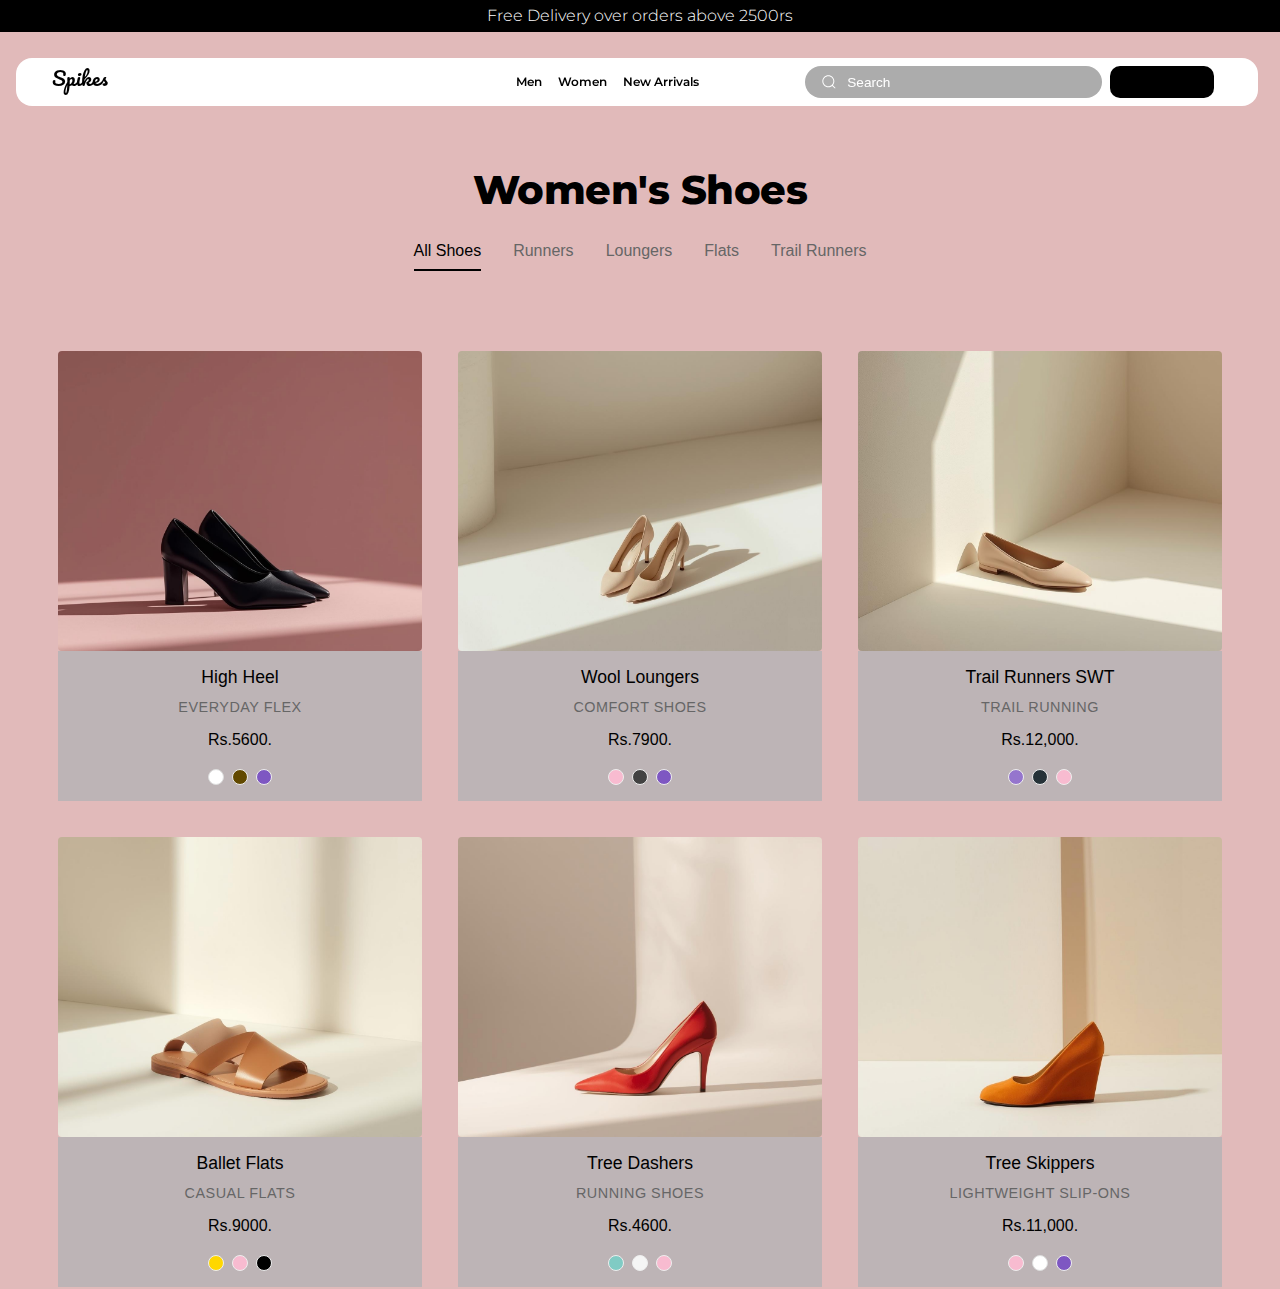
<file: women.html>
<!DOCTYPE html>
<html lang="en">
<head>
    <meta charset="UTF-8">
    <meta name="viewport" content="width=device-width, initial-scale=1.0">
    <title>Spikes/Women.com</title>
    <link href="https://cdn.jsdelivr.net/npm/bootstrap@5.3.8/dist/css/bootstrap.min.css" rel="stylesheet">
    <link rel="stylesheet" href="/style.css">
    <link rel="preconnect" href="https://fonts.googleapis.com" />
    <link rel="preconnect" href="https://fonts.gstatic.com" crossorigin />
    <link
      href="https://fonts.googleapis.com/css2?family=Inter:ital,opsz,wght@0,14..32,100..900;1,14..32,100..900&family=Montserrat:ital,wght@0,100..900;1,100..900&family=Pacifico&display=swap"
      rel="stylesheet"
    />
    <style>
        body {
            font-family: -apple-system, BlinkMacSystemFont, 'Segoe UI', Roboto, Oxygen, Ubuntu, Cantarell, sans-serif;
            background-color: #e1baba;
            color: #333333;
            line-height: 1.6;
        }
        
        .section-header {
            padding: 60px 0 30px;
            text-align: center;
        }
        
        .section-title {
            font-size: 2.5rem;
            font-weight: 300;
            letter-spacing: -0.5px;
            margin-bottom: 1rem;
        }
        
        .filter-nav {
            display: flex;
            justify-content: center;
            gap: 2rem;
            margin-bottom: 3rem;
            flex-wrap: wrap;
        }
        
        .filter-link {
            color: #666;
            text-decoration: none;
            font-size: 1rem;
            padding: 0.5rem 0;
            position: relative;
            transition: color 0.3s ease;
        }
        
        .filter-link:hover,
        .filter-link.active {
            color: #000;
        }
        
        .filter-link.active::after {
            content: '';
            position: absolute;
            bottom: 0;
            left: 0;
            width: 100%;
            height: 2px;
            background-color: #000;
        }
        
        .product-grid {
            display: grid;
            grid-template-columns: repeat(auto-fill, minmax(300px, 1fr));
            gap: 2rem;
            padding: 0 1rem;
            max-width: 1200px;
            margin: 0 auto;
        }
        
        .product-card {
            border: 2px solid transparent;
            border-radius: 0.6rem;
            transition: transform 0.3s ease;
            
        }
        
        .product-card:hover {
            transform: translateY(-5px);
        }
        
        .product-image {
            width: 100%;
            height: 300px;
            object-fit: cover;
            border-radius: 4px;
            /* margin-bottom: 1rem; */
        }
        
        .product-info {
            text-align: center;
            background-color: rgb(189, 180, 182);
            padding: 1rem;
        }
        
        .product-name {
            font-size: 1.1rem;
            font-weight: 400;
            margin-bottom: 0.5rem;
            color: #000;
        }
        
        .product-category {
            font-size: 0.9rem;
            color: #666;
            margin-bottom: 0.5rem;
            text-transform: uppercase;
            letter-spacing: 0.5px;
        }
        
        .product-price {
            font-size: 1rem;
            font-weight: 500;
            color: #000;
        }
        
        .color-options {
            display: flex;
            justify-content: center;
            gap: 0.5rem;
            margin-top: 0.5rem;
        }
        
        .color-swatch {
            width: 16px;
            height: 16px;
            border-radius: 50%;
            border: 1px solid #eee;
        }
        
        @media (max-width: 768px) {
            .filter-nav {
                gap: 1rem;
            }
            
            .section-title {
                font-size: 2rem;
            }
            
            .product-grid {
                grid-template-columns: repeat(auto-fill, minmax(250px, 1fr));
                gap: 1.5rem;
            }
        }
        
        @media (max-width: 576px) {
            .product-grid {
                grid-template-columns: 1fr;
            }
            
            .filter-nav {
                flex-direction: column;
                align-items: center;
                gap: 0.5rem;
            }
        }
    </style>
</head>
<body>



  <!-- UPPER TEXT LINE  -->

    <p class="upper-txt montserrat-uniquifier" style="font-weight: 300;">Free Delivery over orders above 2500rs</p>

   <!-- NAVBAR STARTED -->

    <header>
      <div class="row">
        <div class="col-12 ms-2 me-3">
          <nav
            class="navbar d-flex navbar-expand-lg ms-2"
          >
            <div class="container-fluid">
              <h1 class="navbar-brand pacifico-regular"><a href="index.html" style="color: black; text-decoration: none;">Spikes</a></h1>
              <button
                class="navbar-toggler"
                type="button"
                data-bs-toggle="collapse"
                data-bs-target="#navbarSupportedContent"
                aria-controls="navbarSupportedContent"
                aria-expanded="false"
                aria-label="Toggle navigation"
              >
                <span class="navbar-toggler-icon"></span>
              </button>
              <div class="collapse navbar-collapse" id="navbarSupportedContent">
                <ul class="navbar-nav me-auto mb-lg-0" style="margin-left: 35%">
                  <li class="nav-item">
                    <a
                      class="nav-link active montserrat-uniquifier"
                      style="font-size: 0.75rem; color: black; font-weight: 600"
                      aria-current="page"
                      href="/men.html"
                      >Men</a
                    >
                  </li>
                  <li class="nav-item">
                    <a
                      class="nav-link montserrat-uniquifier"
                      style="font-size: 0.75rem; color: black; font-weight: 600"
                      href="/women.html"
                      >Women</a
                    >
                  </li>
                  <li class="nav-item">
                    <a
                      class="nav-link montserrat-uniquifier"
                      style="font-size: 0.75rem; color: black; font-weight: 600"
                      href="/newarrivals.html"
                      >New Arrivals</a
                    >
                  </li>
                </ul>
                <div class="group">
                  <svg class="icon" aria-hidden="true" viewBox="0 0 24 24">
                    <g>
                      <path
                        d="M21.53 20.47l-3.66-3.66C19.195 15.24 20 13.214 20 11c0-4.97-4.03-9-9-9s-9 4.03-9 9 4.03 9 9 9c2.215 0 4.24-.804 5.808-2.13l3.66 3.66c.147.146.34.22.53.22s.385-.073.53-.22c.295-.293.295-.767.002-1.06zM3.5 11c0-4.135 3.365-7.5 7.5-7.5s7.5 3.365 7.5 7.5-3.365 7.5-7.5 7.5-7.5-3.365-7.5-7.5z"
                      ></path>
                    </g>
                  </svg>
                  <input placeholder="Search" type="search" class="input" />
                </div>
                <button class="btn"> Search </button>
              </div>
            </div>
          </nav>
        </div>
      </div>
    </header>

    <!-- NAVBAR ENDED  -->





    <!-- Main Cards Section -->
    <main>
        <!-- Header Section -->
        <section class="section-header">
            <div class="container">
                <h1 class="section-title  montserrat-uniquifier" style="font-weight: 800; color: black;">Women's Shoes</h1>
                <nav class="filter-nav">
                    <a href="#" class="filter-link active">All Shoes</a>
                    <a href="#" class="filter-link">Runners</a>
                    <a href="#" class="filter-link">Loungers</a>
                    <a href="#" class="filter-link">Flats</a>
                    <a href="#" class="filter-link">Trail Runners</a>
                </nav>
            </div>
        </section>

        <!-- Product Grid Section -->
        <section class="product-section">
            <div class="product-grid">
                <!-- Product Card 1 -->
                <div class="product-card">
                    <img src="/Images/ws1.jpg" alt="Elegant white minimalist sneakers with feminine design" class="product-image">
                    <div class="product-info">
                        <h3 class="product-name">High Heel</h3>
                        <p class="product-category">Everyday Flex</p>
                        <p class="product-price">Rs.5600.</p>
                        <div class="color-options">
                            <span class="color-swatch" style="background-color: #ffffff; border: 1px solid #ddd;"></span>
                            <span class="color-swatch" style="background-color: #624900;"></span>
                            <span class="color-swatch" style="background-color: #7e57c2;"></span>
                        </div>
                    </div>
                </div>

                <!-- Product Card 2 -->
                <div class="product-card">
                    <img src="/Images/ws2.jpg" alt="Soft pink wool loungers with feminine design" class="product-image">
                    <div class="product-info">
                        <h3 class="product-name">Wool Loungers</h3>
                        <p class="product-category">Comfort Shoes</p>
                        <p class="product-price">Rs.7900.</p>
                        <div class="color-options">
                            <span class="color-swatch" style="background-color: #f8bbd0;"></span>
                            <span class="color-swatch" style="background-color: #424242;"></span>
                            <span class="color-swatch" style="background-color: #7e57c2;"></span>
                        </div>
                    </div>
                </div>

                <!-- Product Card 3 -->
                <div class="product-card">
                    <img src="/Images/ws3.jpg" alt="Lightweight lavender trail running shoes with feminine design" class="product-image">
                    <div class="product-info">
                        <h3 class="product-name">Trail Runners SWT</h3>
                        <p class="product-category">Trail Running</p>
                        <p class="product-price">Rs.12,000.</p>
                        <div class="color-options">
                            <span class="color-swatch" style="background-color: #9575cd;"></span>
                            <span class="color-swatch" style="background-color: #263238;"></span>
                            <span class="color-swatch" style="background-color: #f8bbd0;"></span>
                        </div>
                    </div>
                </div>

                <!-- Product Card 4 -->
                <div class="product-card">
                    <img src="/Images/ws4.jpg" alt="Elegant rose gold ballet flats with feminine design" class="product-image">
                    <div class="product-info">
                        <h3 class="product-name">Ballet Flats</h3>
                        <p class="product-category">Casual Flats</p>
                        <p class="product-price">Rs.9000.</p>
                        <div class="color-options">
                            <span class="color-swatch" style="background-color: #ffd700;"></span>
                            <span class="color-swatch" style="background-color: #f8bbd0;"></span>
                            <span class="color-swatch" style="background-color: #000000;"></span>
                        </div>
                    </div>
                </div>

                <!-- Product Card 5 -->
                <div class="product-card">
                    <img src="/Images/ws5.jpg" alt="Pastel mint green running shoes with feminine design" class="product-image">
                    <div class="product-info">
                        <h3 class="product-name">Tree Dashers</h3>
                        <p class="product-category">Running Shoes</p>
                        <p class="product-price">Rs.4600.</p>
                        <div class="color-options">
                            <span class="color-swatch" style="background-color: #80cbc4;"></span>
                            <span class="color-swatch" style="background-color: #f5f5f5;"></span>
                            <span class="color-swatch" style="background-color: #f8bbd0;"></span>
                        </div>
                    </div>
                </div>

                <!-- Product Card 6 -->
                <div class="product-card">
                    <img src="/Images/ws6.jpg" alt="Soft blush pink slip-on shoes with feminine design" class="product-image">
                    <div class="product-info">
                        <h3 class="product-name">Tree Skippers</h3>
                        <p class="product-category">Lightweight Slip-ons</p>
                        <p class="product-price">Rs.11,000.</p>
                        <div class="color-options">
                            <span class="color-swatch" style="background-color: #f8bbd0;"></span>
                            <span class="color-swatch" style="background-color: #ffffff; border: 1px solid #ddd;"></span>
                            <span class="color-swatch" style="background-color: #7e57c2;"></span>
                        </div>
                    </div>
                </div>
            </div>
        </section>
    </main>
</body>
</html>
</file>
<file: CSS/style.css>
/* UNIVERSAL PAGE CSS  */

* {
  margin: 0;
  padding: 0;
  box-sizing: border-box;
}

.whole-body {
  background-color: #e4e4e4;
}

 /* HEADER CSS  */


/* UPPER TEXT CSS  */
.upper-txt {
  color: white;
  background-color: black;
  text-align: center;
  font-size: 1rem;
  height: 2rem;
  padding-top: 0.25%;
  padding-bottom: 0.25%;
  margin-bottom: 0;
}

/* NAVBAR CSS STARTED  */

.navbar {
  z-index: 1;
  margin-top: 2%;
  margin-left: 0.5%;
  margin-right: 0.5%;
  padding: 0rem 1.5rem;
  height: 3rem;
  width: 97%;
  border-radius: 1rem;
  background-color: rgb(255, 255, 255);
  position: sticky;
  top: 0;
}
.pacifico-regular {
  font-family: "Pacifico", cursive;
  font-weight: 400;
  font-style: normal;
}
.montserrat-uniquifier {
  font-family: "Montserrat", sans-serif;
  font-optical-sizing: auto;
  font-weight: 800;
  font-style: normal;
}

.group {
  display: flex;
  line-height: 40px;
  align-items: center;
  position: relative;
  width: 27%;
}

.input {
  width: 100%;
  height: 2rem;
  line-height: 29px;
  padding: 0 1rem;
  padding-left: 2.5rem;
  border: 2px solid transparent;
  border-radius: 1rem;
  outline: none;
  background-color: #acacac;
  color: #0d0c22;
  transition: 0.3s ease;
}

.input::placeholder {
  color: #ffffff;
  font-size: 0.85rem;
}
input:hover {
  color: #ffffff;
  outline: none;
  border-color: rgba(234, 76, 137, 0.4);
  background-color: #1e1e1e;
  box-shadow: 0 0 0 4px rgb(234 76 137 / 10%);
}

.icon {
  position: absolute;
  left: 1rem;
  fill: #ffffff;
  width: 1rem;
  height: 1.25rem;
}
.btn {
  width: 6.5em;
  height: 2rem;
  margin: 0.5em;
  background: black;
  color: rgb(0, 0, 0);
  border: none;
  border-radius: 0.625em;
  font-size: 1rem;
  font-weight: bold;
  cursor: pointer;
  position: relative;
  z-index: 1;
  overflow: hidden;
}

.btn:hover {
  background-color: black !important;
  color: white !important;
}
/* NAVBAR CSS ENDED  */

/* HEADER CSS ENDED  */

/* HERO CSS  */

/* MAIN HERO BANNER CSS  */

.hero-banner {
  display: flex;
  justify-content: center;
  margin-top: -4rem;
  background-image: url(/Images/herobanner1.jpg);
  background-size: cover;
  height: 40rem;
}

.hero-h1 {
  margin-top: 7rem;
  color: #000000;
  font-size: 3rem;
}

/* BUTTON 2  */

.animated-button {
  position: absolute;
  margin-top: 12rem;
  margin-right: 50rem;
  padding: 10px 20px;
  border: none;
  font-size: 1.2rem;
  background-color: rgb(73, 0, 101);
  border-radius: 100px;
  font-weight: 400;
  color: #fffefe;
  cursor: pointer;
  overflow: hidden;
  transition: all 0.6s cubic-bezier(0.23, 1, 0.32, 1);
}

.animated-button span:last-child {
  position: absolute;
  top: 50%;
  left: 50%;
  transform: translate(-45%, -50%);
  width: 2rem;
  height: 1rem;
  background-color: #000000;
  border-radius: 50%;
  opacity: 0;
  transition: all 0.8s cubic-bezier(0.23, 1, 0.32, 1);
}

.animated-button span:first-child {
  position: relative;
  z-index: 1;
}

.animated-button:hover {
  box-shadow: 0 0 0 5px #ffffff60;
  color: #ffffff;
}

.animated-button:active {
  scale: 0.95;
}

.animated-button:hover span:last-child {
  width: 150px;
  height: 150px;
  opacity: 1;
}

/* BUTTON 2  */

.animated-button1 {
  position: absolute;
  margin-top: 12rem;
  margin-right: 30rem;
  padding: 10px 20px;
  border: none;
  font-size: 1.2rem;
  background-color: rgb(101, 0, 0);
  border-radius: 100px;
  font-weight: 400;
  color: #fffefe;
  cursor: pointer;
  overflow: hidden;
  transition: all 0.6s cubic-bezier(0.23, 1, 0.32, 1);
}

.animated-button1 span:last-child {
  position: absolute;
  top: 50%;
  left: 50%;
  transform: translate(-50%, -50%);
  width: 2rem;
  height: 1rem;
  background-color: #000000;
  border-radius: 50%;
  opacity: 0;
  transition: all 0.8s cubic-bezier(0.23, 1, 0.32, 1);
}

.animated-button1 span:first-child {
  position: relative;
  z-index: 1;
}

.animated-button1:hover {
  box-shadow: 0 0 0 5px #ffffff60;
  color: #ffffff;
}

.animated-button1:active {
  scale: 0.95;
}

.animated-button1:hover span:last-child {
  width: 150px;
  height: 150px;
  opacity: 1;
}

/* CAROSUEL CSS STARTED */

.rounded-carousel {
  margin-left: 0.75rem;
  margin-right: 0.75rem;
  margin-top: -3.5rem;
  border-radius: 1.8rem;
  overflow: hidden;
  height: 30rem;
}
.carousel-items img {
  transform: translateY(-4rem);
  transition: transform 0.5s ease-in-out;
}

/* CAROUSEL CSS ENDED  */

/* CARDS CSS STARTED  */

.custom-cards {
  margin-top: 1rem;
}

.card-container {
  display: flex;
  justify-content: space-evenly;
}
.cd-img1 {
  background-image: url(/Images/cd1.jpg);
  background-size: cover;
  background-repeat: no-repeat;
  transition: 0.5s ease-in-out;
  top: 40%;
  margin-left: 1rem;
  width: 100%;
  height: 400px;
  border: 2px solid transparent;
  /* border-radius: 16px; */
}
.cd-img2 {
  background-image: url(/Images/cd2.jpg);
  background-size: cover;
  background-repeat: no-repeat;
  transition: 0.5s ease-in-out;
  top: 40%;
  width: 100%;
  height: 400px;
  border: 2px solid transparent;
  border-radius: 2rem;
}
.cd-img3 {
  background-image: url(/Images/cd3.jpg);
  background-size: cover;
  background-repeat: no-repeat;
  transition: 0.5s ease-in-out;
  top: 40%;
  width: 100%;
  height: 400px;
  border: 2px solid transparent;
  border-radius: 2rem;
}
.cd-img4 {
  background-image: url(/Images/cd4.jpg);
  background-size: cover;
  background-repeat: no-repeat;
  top: 40%;
  margin-right: 1rem;
  transition: 0.5s ease-in-out;
  width: 100%;
  height: 400px;
  border: 2px solid transparent;
  border-radius: 2rem;
}
.cd-img1:hover {
  border-radius: 40%;
  transition: 1s;
}
.cd-img2:hover {
  border-radius: 40%;
  transition: 1s;
}
.cd-img3:hover {
  border-radius: 40%;
  transition: 1s;
}
.cd-img4:hover {
  border-radius: 40%;
  transition: 1s;
}

.cd-button {
  text-decoration: none;
  top: 40%;
  left: 35%;
  padding: 10px 15px;
  border: 1px solid white;
  color: #ffffff;
  z-index: 1;
  background: transparent;
  position: relative;
  font-weight: 400;
  font-size: 0.75rem;
  -webkit-box-shadow: 4px 8px 19px -3px rgba(0, 0, 0, 0.27);
  box-shadow: 4px 8px 19px -3px rgba(0, 0, 0, 0.27);
  transition: all 250ms;
  overflow: hidden;
}

.cd-button::before {
  content: "";
  position: absolute;
  top: 0;
  left: 0;
  height: 100%;
  width: 0;
  /* border-radius: 2rem; */
  background-color: #ffffff;
  z-index: -1;
  -webkit-box-shadow: 4px 8px 19px -3px rgba(0, 0, 0, 0.27);
  box-shadow: 4px 8px 19px -3px rgba(0, 0, 0, 0.27);
  transition: all 250ms;
}

.cd-button:hover {
  color: #000000;
}

.cd-button:hover::before {
  width: 100%;
}

/* CARD CSS ENDED  */

/* BANNER CSS STARTED  */

.carousel-item {
  height: 47rem;
  margin-top: 1rem;
  border-radius: 4rem;
  overflow: hidden;
}
 
/* BANNER CSS ENDED  */

/* FOOTER CSS  */


footer{
background-color: black;
}
.text-uppercase{
  color: white;
}
.text-reset{
  color: white;
}
</file>
<file: style.css>
/* UNIVERSAL PAGE CSS  */

* {
  margin: 0;
  padding: 0;
  box-sizing: border-box;
}

.whole-body {
  background-color: #e4e4e4;
}

 /* HEADER CSS  */


/* UPPER TEXT CSS  */
.upper-txt {
  color: white;
  background-color: black;
  text-align: center;
  font-size: 1rem;
  height: 2rem;
  padding-top: 0.25%;
  padding-bottom: 0.25%;
  margin-bottom: 0;
}

/* NAVBAR CSS STARTED  */

.navbar {
  z-index: 1;
  margin-top: 2%;
  margin-left: 0.5%;
  margin-right: 0.5%;
  padding: 0rem 1.5rem;
  height: 3rem;
  width: 97%;
  border-radius: 1rem;
  background-color: rgb(255, 255, 255);
  position: sticky;
  top: 0;
}
.pacifico-regular {
  font-family: "Pacifico", cursive;
  font-weight: 400;
  font-style: normal;
}
.montserrat-uniquifier {
  font-family: "Montserrat", sans-serif;
  font-optical-sizing: auto;
  font-weight: 800;
  font-style: normal;
}

.group {
  display: flex;
  line-height: 40px;
  align-items: center;
  position: relative;
  width: 27%;
}

.input {
  width: 100%;
  height: 2rem;
  line-height: 29px;
  padding: 0 1rem;
  padding-left: 2.5rem;
  border: 2px solid transparent;
  border-radius: 1rem;
  outline: none;
  background-color: #acacac;
  color: #0d0c22;
  transition: 0.3s ease;
}

.input::placeholder {
  color: #ffffff;
  font-size: 0.85rem;
}
input:hover {
  color: #ffffff;
  outline: none;
  border-color: rgba(234, 76, 137, 0.4);
  background-color: #1e1e1e;
  box-shadow: 0 0 0 4px rgb(234 76 137 / 10%);
}

.icon {
  position: absolute;
  left: 1rem;
  fill: #ffffff;
  width: 1rem;
  height: 1.25rem;
}
.btn {
  width: 6.5em;
  height: 2rem;
  margin: 0.5em;
  background: black;
  color: rgb(0, 0, 0);
  border: none;
  border-radius: 0.625em;
  font-size: 1rem;
  font-weight: bold;
  cursor: pointer;
  position: relative;
  z-index: 1;
  overflow: hidden;
}

.btn:hover {
  background-color: black !important;
  color: white !important;
}
/* NAVBAR CSS ENDED  */

/* HEADER CSS ENDED  */

/* HERO CSS  */

/* MAIN HERO BANNER CSS  */

.hero-banner {
  display: flex;
  justify-content: center;
  margin-top: -4rem;
  background-image: url(/Images/herobanner1.jpg);
  background-size: cover;
  height: 40rem;
}

.hero-h1 {
  margin-top: 7rem;
  color: #000000;
  font-size: 3rem;
}

/* BUTTON 2  */

.animated-button {
  position: absolute;
  margin-top: 12rem;
  margin-right: 50rem;
  padding: 10px 20px;
  border: none;
  font-size: 1.2rem;
  background-color: rgb(73, 0, 101);
  border-radius: 100px;
  font-weight: 400;
  color: #fffefe;
  cursor: pointer;
  overflow: hidden;
  transition: all 0.6s cubic-bezier(0.23, 1, 0.32, 1);
}

.animated-button span:last-child {
  position: absolute;
  top: 50%;
  left: 50%;
  transform: translate(-45%, -50%);
  width: 2rem;
  height: 1rem;
  background-color: #000000;
  border-radius: 50%;
  opacity: 0;
  transition: all 0.8s cubic-bezier(0.23, 1, 0.32, 1);
}

.animated-button span:first-child {
  position: relative;
  z-index: 1;
}

.animated-button:hover {
  box-shadow: 0 0 0 5px #ffffff60;
  color: #ffffff;
}

.animated-button:active {
  scale: 0.95;
}

.animated-button:hover span:last-child {
  width: 150px;
  height: 150px;
  opacity: 1;
}

/* BUTTON 2  */

.animated-button1 {
  position: absolute;
  margin-top: 12rem;
  margin-right: 30rem;
  padding: 10px 20px;
  border: none;
  font-size: 1.2rem;
  background-color: rgb(101, 0, 0);
  border-radius: 100px;
  font-weight: 400;
  color: #fffefe;
  cursor: pointer;
  overflow: hidden;
  transition: all 0.6s cubic-bezier(0.23, 1, 0.32, 1);
}

.animated-button1 span:last-child {
  position: absolute;
  top: 50%;
  left: 50%;
  transform: translate(-50%, -50%);
  width: 2rem;
  height: 1rem;
  background-color: #000000;
  border-radius: 50%;
  opacity: 0;
  transition: all 0.8s cubic-bezier(0.23, 1, 0.32, 1);
}

.animated-button1 span:first-child {
  position: relative;
  z-index: 1;
}

.animated-button1:hover {
  box-shadow: 0 0 0 5px #ffffff60;
  color: #ffffff;
}

.animated-button1:active {
  scale: 0.95;
}

.animated-button1:hover span:last-child {
  width: 150px;
  height: 150px;
  opacity: 1;
}

/* CAROSUEL CSS STARTED */

.rounded-carousel {
  margin-left: 0.75rem;
  margin-right: 0.75rem;
  margin-top: -3.5rem;
  border-radius: 1.8rem;
  overflow: hidden;
  height: 30rem;
}
.carousel-items img {
  transform: translateY(-4rem);
  transition: transform 0.5s ease-in-out;
}

/* CAROUSEL CSS ENDED  */

/* CARDS CSS STARTED  */

.custom-cards {
  margin-top: 1rem;
}

.card-container {
  display: flex;
  justify-content: space-evenly;
}
.cd-img1 {
  background-image: url(/Images/cd1.jpg);
  background-size: cover;
  background-repeat: no-repeat;
  transition: 0.5s ease-in-out;
  top: 40%;
  margin-left: 1rem;
  width: 100%;
  height: 400px;
  border: 2px solid transparent;
  /* border-radius: 16px; */
}
.cd-img2 {
  background-image: url(/Images/cd2.jpg);
  background-size: cover;
  background-repeat: no-repeat;
  transition: 0.5s ease-in-out;
  top: 40%;
  width: 100%;
  height: 400px;
  border: 2px solid transparent;
  border-radius: 2rem;
}
.cd-img3 {
  background-image: url(/Images/cd3.jpg);
  background-size: cover;
  background-repeat: no-repeat;
  transition: 0.5s ease-in-out;
  top: 40%;
  width: 100%;
  height: 400px;
  border: 2px solid transparent;
  border-radius: 2rem;
}
.cd-img4 {
  background-image: url(/Images/cd4.jpg);
  background-size: cover;
  background-repeat: no-repeat;
  top: 40%;
  margin-right: 1rem;
  transition: 0.5s ease-in-out;
  width: 100%;
  height: 400px;
  border: 2px solid transparent;
  border-radius: 2rem;
}
.cd-img1:hover {
  border-radius: 40%;
  transition: 1s;
}
.cd-img2:hover {
  border-radius: 40%;
  transition: 1s;
}
.cd-img3:hover {
  border-radius: 40%;
  transition: 1s;
}
.cd-img4:hover {
  border-radius: 40%;
  transition: 1s;
}

.cd-button {
  text-decoration: none;
  top: 40%;
  left: 35%;
  padding: 10px 15px;
  border: 1px solid white;
  color: #ffffff;
  z-index: 1;
  background: transparent;
  position: relative;
  font-weight: 400;
  font-size: 0.75rem;
  -webkit-box-shadow: 4px 8px 19px -3px rgba(0, 0, 0, 0.27);
  box-shadow: 4px 8px 19px -3px rgba(0, 0, 0, 0.27);
  transition: all 250ms;
  overflow: hidden;
}

.cd-button::before {
  content: "";
  position: absolute;
  top: 0;
  left: 0;
  height: 100%;
  width: 0;
  /* border-radius: 2rem; */
  background-color: #ffffff;
  z-index: -1;
  -webkit-box-shadow: 4px 8px 19px -3px rgba(0, 0, 0, 0.27);
  box-shadow: 4px 8px 19px -3px rgba(0, 0, 0, 0.27);
  transition: all 250ms;
}

.cd-button:hover {
  color: #000000;
}

.cd-button:hover::before {
  width: 100%;
}

/* CARD CSS ENDED  */

/* BANNER CSS STARTED  */

.carousel-item {
  height: 47rem;
  margin-top: 1rem;
  border-radius: 4rem;
  overflow: hidden;
}
 
/* BANNER CSS ENDED  */

/* FOOTER CSS  */


footer{
background-color: black;
}
.text-uppercase{
  color: white;
}
.text-reset{
  color: white;
}
</file>
